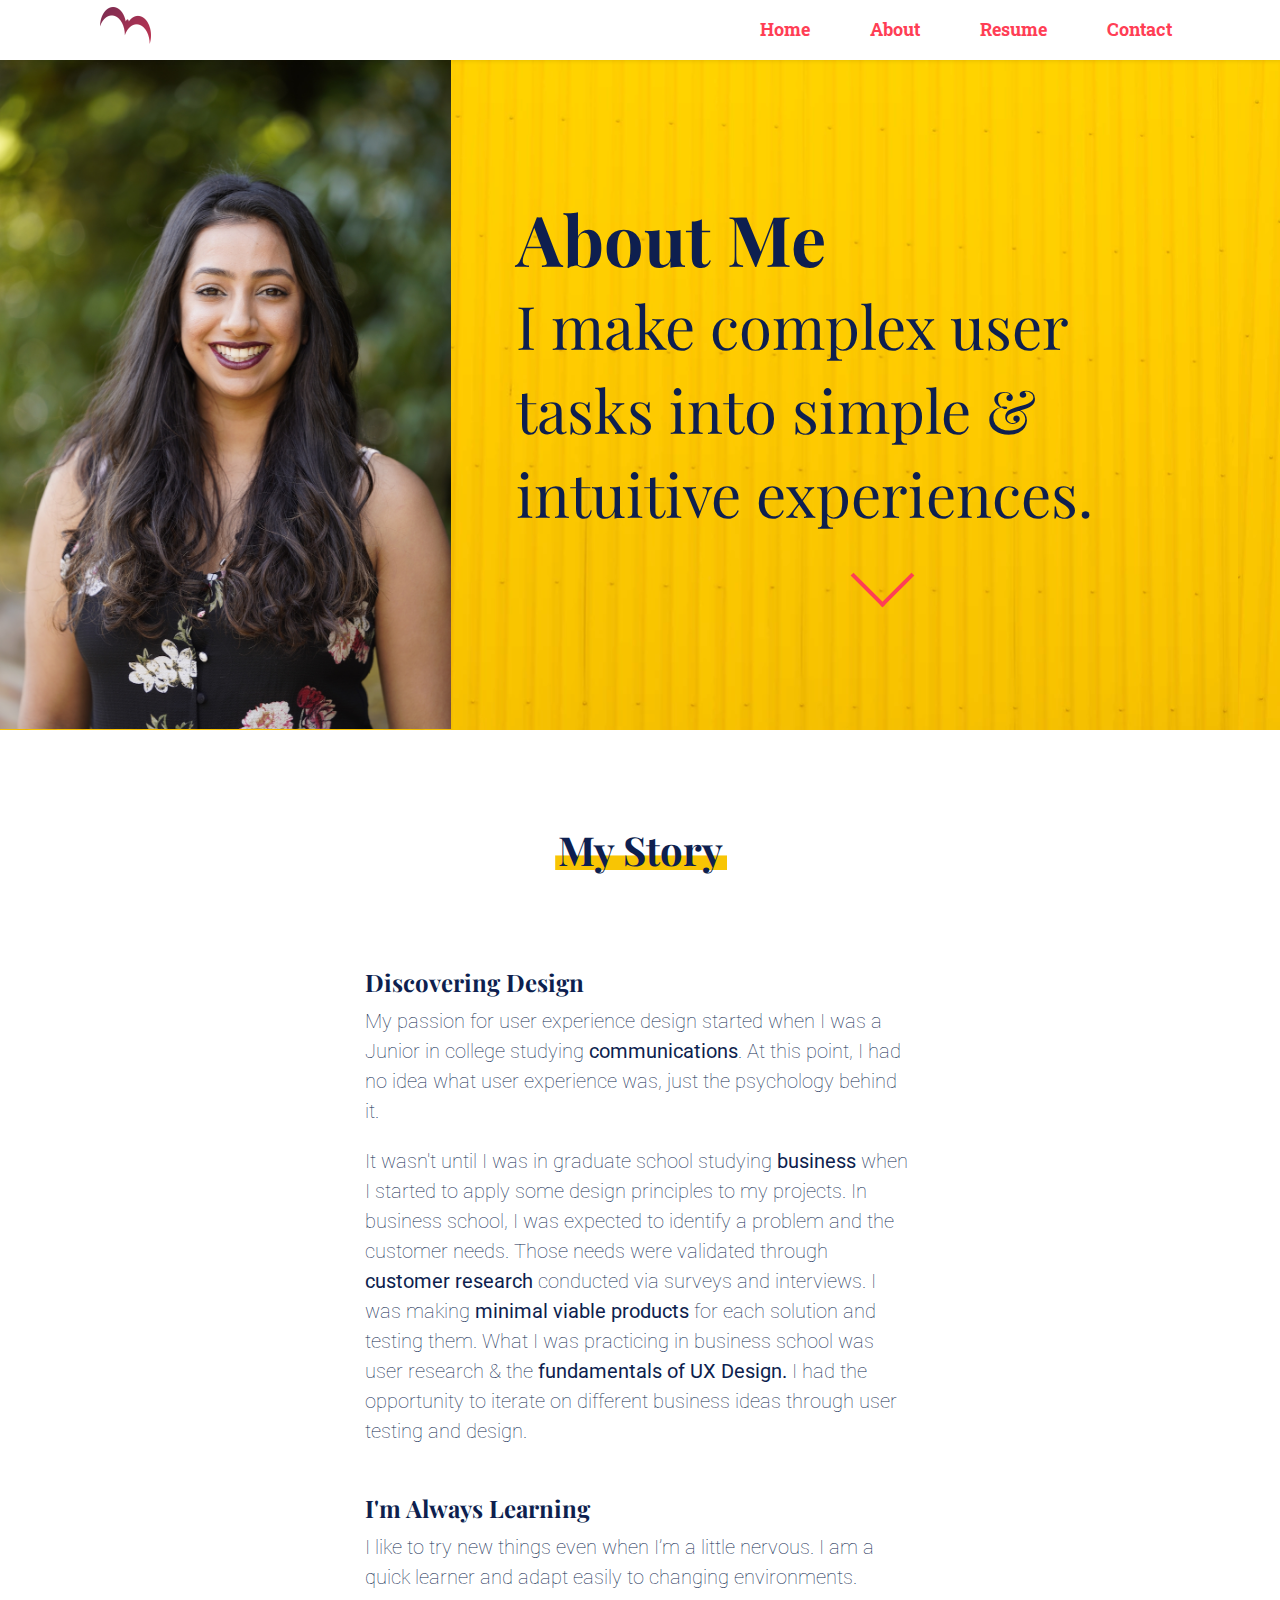
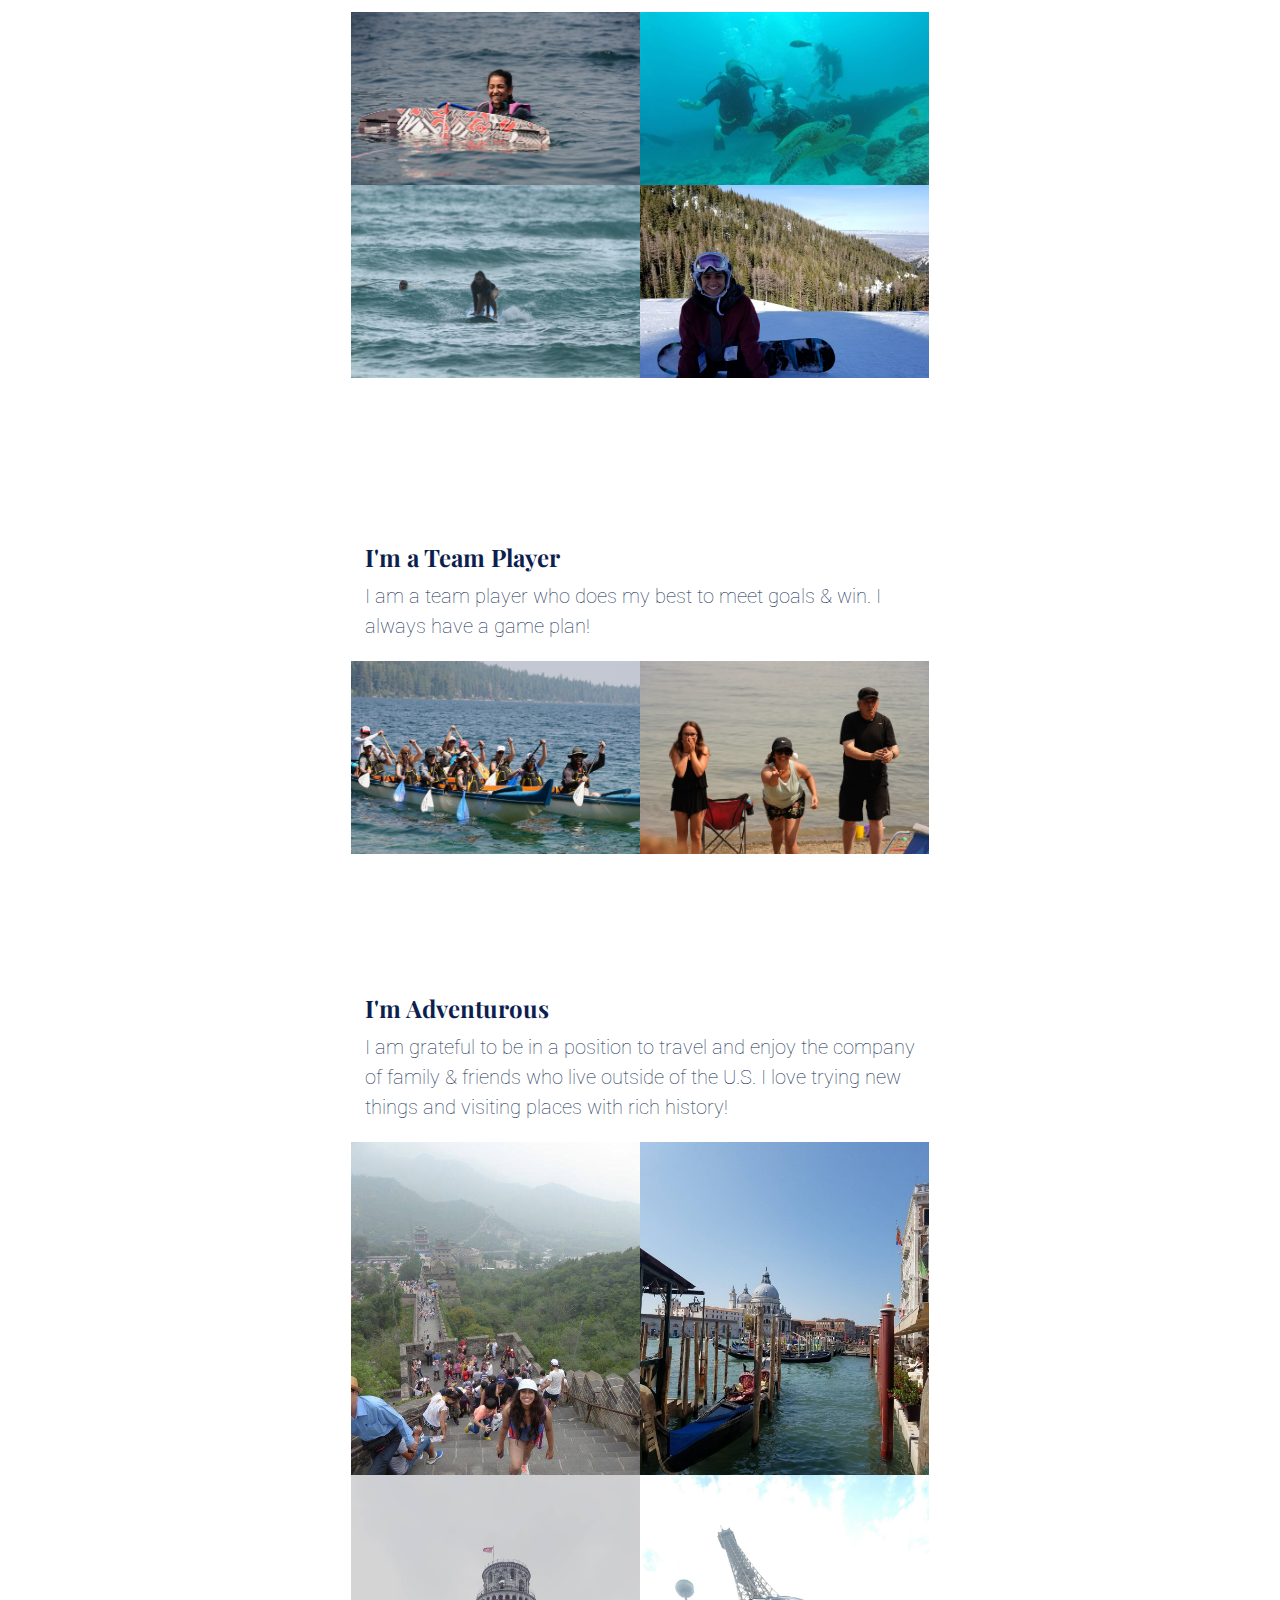
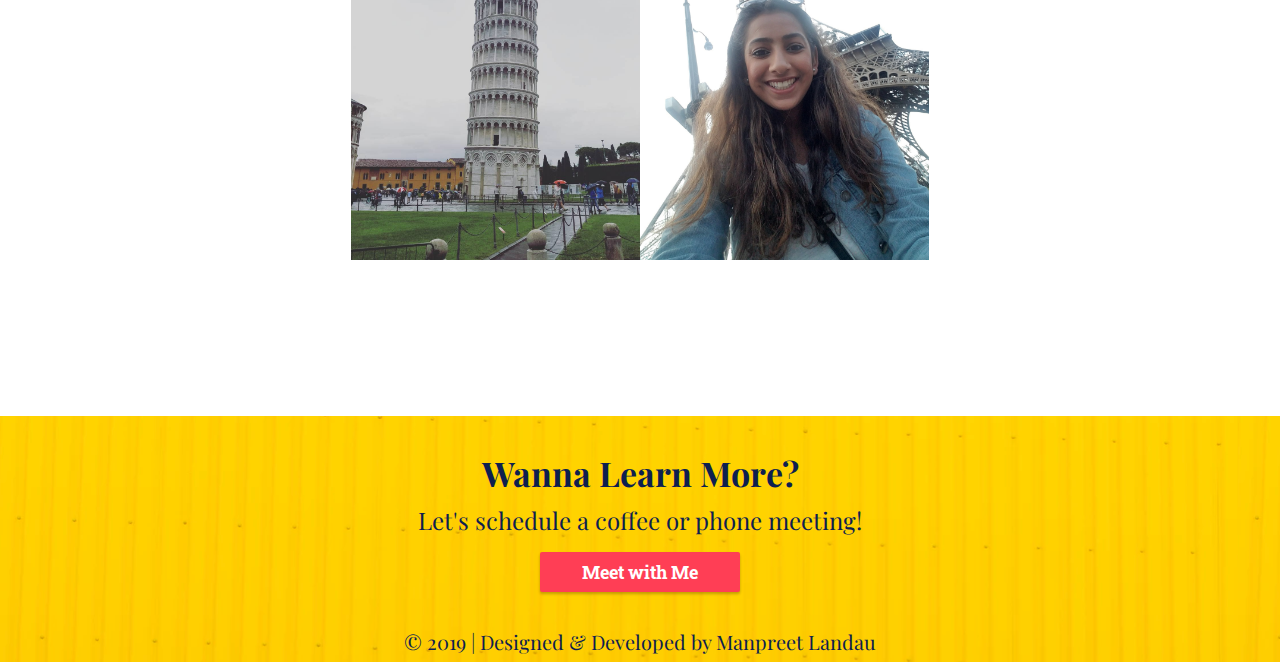
<file: about.html>
<!DOCTYPE html>
<html lang="en" dir="ltr">

<head>
  <meta charset="utf-8">
  <meta name="viewport" content="width=device-width, initial-scale=1.0">
  <link rel="stylesheet" type="text/css" href="styles/reset.css">
  <link rel="stylesheet" type="text/css" href="styles/hamburger-menu.css">
  <link rel="stylesheet" type="text/css" href="styles/about.css">
  <link rel="stylesheet" type="text/css" href="styles/scroll.css">
  <link href="https://fonts.googleapis.com/css?family=Playfair+Display:400,400i,700,700i,900,900i&display=swap" rel="stylesheet">
  <link href="https://fonts.googleapis.com/css?family=Roboto+Slab&display=swap" rel="stylesheet">
  <link href="https://fonts.googleapis.com/css?family=Roboto:100,300,400,500,700,900&display=swap" rel="stylesheet">
  <link rel="stylesheet" href="https://use.fontawesome.com/releases/v5.8.2/css/all.css" integrity="sha384-oS3vJWv+0UjzBfQzYUhtDYW+Pj2yciDJxpsK1OYPAYjqT085Qq/1cq5FLXAZQ7Ay" crossorigin="anonymous">
  <title>Portfolio | About</title>
</head>

<body>

  <!-- Hamburger Meu -->

  <div class="container">
    <header class="header">
      <section class="logo">
        <a href="index.html"><img src="images/Manpreet-Bird-Logo.png" class" alt="Logo"></a>
      </section>
      <input class="menu-btn" type="checkbox" id="menu-btn" />
      <label class="menu-icon" for="menu-btn"><span class="navicon"></span></label>
      <ul class="menu">
        <li><a href="index.html">Home</a></li>
        <li><a href="about.html">About</a></li>
        <li><a href="https://drive.google.com/file/d/1jG1cRqmeInoJ8gJnxBCPZz5Xgf8ScHdk/view?usp=sharing" target="_blank">Resume</a></li>
        <li><a href="contact.html">Contact</a></li>
      </ul>
    </header>

    <!-- Hero Section with text-->

    <section class="about">
      <div class="about-image">
        <img src="images/about-image-copy.jpg" alt="Manpreet Profile Image">
      </div>
      <article class="about-text">
        <h1>About Me</h1>
        <p class="about-summary"> I make complex user tasks into simple & intuitive experiences.</p>
        <div class="scroll">
          <a href="#story" class="scroll-down" address="true"></a>
        </div>
      </article>
    </section>
    <!-- My Story Section-->
    <div id="story">
      <section class="my-story">
        <div class="about-title">
          <h2>My Story</h2>
        </div>
    </div>
    <div class="design-article">
      <article class="discovering-design">
        <h3>Discovering Design</h3>
        <p class="discovering-design-text">My passion for user experience design started when I was a Junior in college studying <b>communications</b>.
          At this point, I had no idea what
          user
          experience was, just the psychology behind it.</p>
        <p class="discovering-design-text">It wasn't until I was in graduate school studying <b>business</b> when I started to apply some design principles to my projects. In business school, I was expected to identify a problem and the customer
          needs.
          Those needs were validated through <b>customer research</b> conducted via surveys and interviews. I was making <b>minimal viable products</b> for each solution and testing them. What I was practicing in business school was user research &
          the <b>fundamentals of UX Design.</b>
          I
          had the opportunity to iterate on different business ideas through user testing and design.</p>
      </article>
      <!--<article class="design-motivation">
        <h3>My Motivation to Design</h3>

        <p class="design-motivation-text">My dad lives in <b>Punjab</b>, a rural agricultural region in India. I visited him for the first time this year since his deportation in 2009. It was an <b>emotional
            reunion</b>
          but
          without his smartphone, he wouldn't have been able to keep in touch all these years. 2 years ago, my dad purchased a smartphone. I saw my dad for the first time(over a WhatsApp call) in 2017 (8 years later). <b>I was amazed</b> at
          how
          easily my dad, who hasn't used a computer was able to figure out how to download <b>WhatsApp</b> and use it to call his family.</p>
        <p class="design-motivation-text"><b>Design</b> is important to me because it has impacted me directly. Seeing my parents use it to <b>communicate</b> with their family is such a happy and emotional experience. I deeply understand how people
          all
          over the
          world meet their needs through different technologies, social platforms, and applications. Having a <b>smooth user experience</b> makes it so much better for users. Understanding their needs is super important and <b>valuable</b> for the
          product
          offering. UX is important.</p> -->
      </article>
    <!--</div>
    <div class="second-part">
      <div class="meeting-dad">
        <img src="images/GoldenTemple.jpg" class="golden-temple" alt="Group photo at The Golden Temple in Punjab, India">
        <p class="image-text">Photo with my brother and dad taken at the Golden Temple in Punjab, India.</p>
      </div>

    </div> -->
    </section>

    <section class="avid-learner">
      <div class="avid-learner-intro">
        <h3>I'm Always Learning</h3>
        <p class="avid-learner-text">I like to try new things even when I’m a little nervous. I am a quick learner and adapt easily to changing environments.</p>
      </div>
      <div class="learner-pics">
        <div class="wakeboarding">
          <img src="images/WakeBoarding.jpg" alt="Manpreet wake boarding in Lake Tahoe">
        </div>
        <div class="scuba">
          <img src="images/scuba-dive.jpg" alt="Manpreet scuba diving in Hawaii">
        </div>
        <div class="surf">
          <img src="images/surf.JPG" alt="Manpreet surfing in Hawaii">
        </div>
        <div class="snowboard">
          <img src="images/snowboard.jpg" alt="Manpreet snowbaording at Mission Ridge in Wenatchee, Washington">
        </div>
      </div>
    </section>
    <section class="team-player">
      <div class="team-player-intro">
        <h3>I'm a Team Player</h3>
        <p class="team-player-text">I am a team player who does my best to meet goals & win. I always have a game plan!</p>
      </div>
      <div class="team-pics">
        <div class="manpreet-boat">
          <img src="images/boat.jpg" alt="Manpreet rowing boat">
        </div>
        <div class="manpreet-eggtoss">
          <img src="images/eggtoss.jpg" alt="Manpreet competing in egg toss competition">
        </div>
      </div>
    </section>
    <section class="adventure">
      <div class="adventure-intro">
        <h3>I'm Adventurous</h3>
        <p class="adventure-text">I am grateful to be in a position to travel and enjoy the company of family & friends who live outside of the U.S. I love trying new things and visiting places with rich history!</p>
      </div>
      <div class="adventure-images">
        <div class="china-image">
          <img src="images/china.jpg" alt="Manpreet at the Great Wall of China">
        </div>

        <div class="venice-image">
          <img src="images/venice.jpg" alt="Picture of Venice">
        </div>
        <div class="pisa-image">
          <img src="images/Italy.jpg" alt="Leaning Tower of Pisa">
        </div>
        <div class="paris-image">
          <img src="images/paris.jpg" alt="Manpreet in front of Eiffel Tower">
        </div>
      </div>
    </section>

    <!-- Footer with social links & schedule a meeting button-->
    <div class="footer">
      <footer>
        <section class="footer-text">
          <p class="footer-title">Wanna Learn More?</p>
          <p class="footer-body">Let's schedule a coffee or phone meeting!</p>
          <button onclick="window.open('https://calendly.com/mriar', '_blank')" class="meet-me">Meet with Me</button>
        </section>
        <ul class="icons">
          <li>
            <a href="https://www.linkedin.com/in/manpreetlandau/" target="_blank"><i class="fab fa-linkedin"></i>
            </a>
          </li>
          <li>
            <a href="https://github.com/mriar" target="_blank"><i class="fab fa-github-square"></i>
            </a>
          </li>
          <li>
            <a href="https://www.behance.net/mriar" target="_blank"><i class="fab fa-behance-square"></i>
            </a>
          </li>
          <li>
            <a href="mailto:mriar@live.com"><i class="fas fa-envelope"></i>
            </a>
          </li>
          <li>
            <a href="https://www.instagram.com/m_riar/" target="_blank"><i class="fab fa-instagram"></i>
            </a>
          </li>
        </ul>
        <h6>© 2019 | Designed & Developed by Manpreet Landau</h6>
      </footer>
    </div>
  </div>
  <script src="https://ajax.googleapis.com/ajax/libs/jquery/2.2.0/jquery.min.js" type="text/javascript"></script>
  <!-- Global site tag (gtag.js) - Google Analytics -->
  <script async src="https://www.googletagmanager.com/gtag/js?id=UA-102618341-2"></script>
  <script>
    window.dataLayer = window.dataLayer || [];

    function gtag() {
      dataLayer.push(arguments);
    }
    gtag('js', new Date());

    gtag('config', 'UA-102618341-2');
  </script>

</body>

</html>
</file>
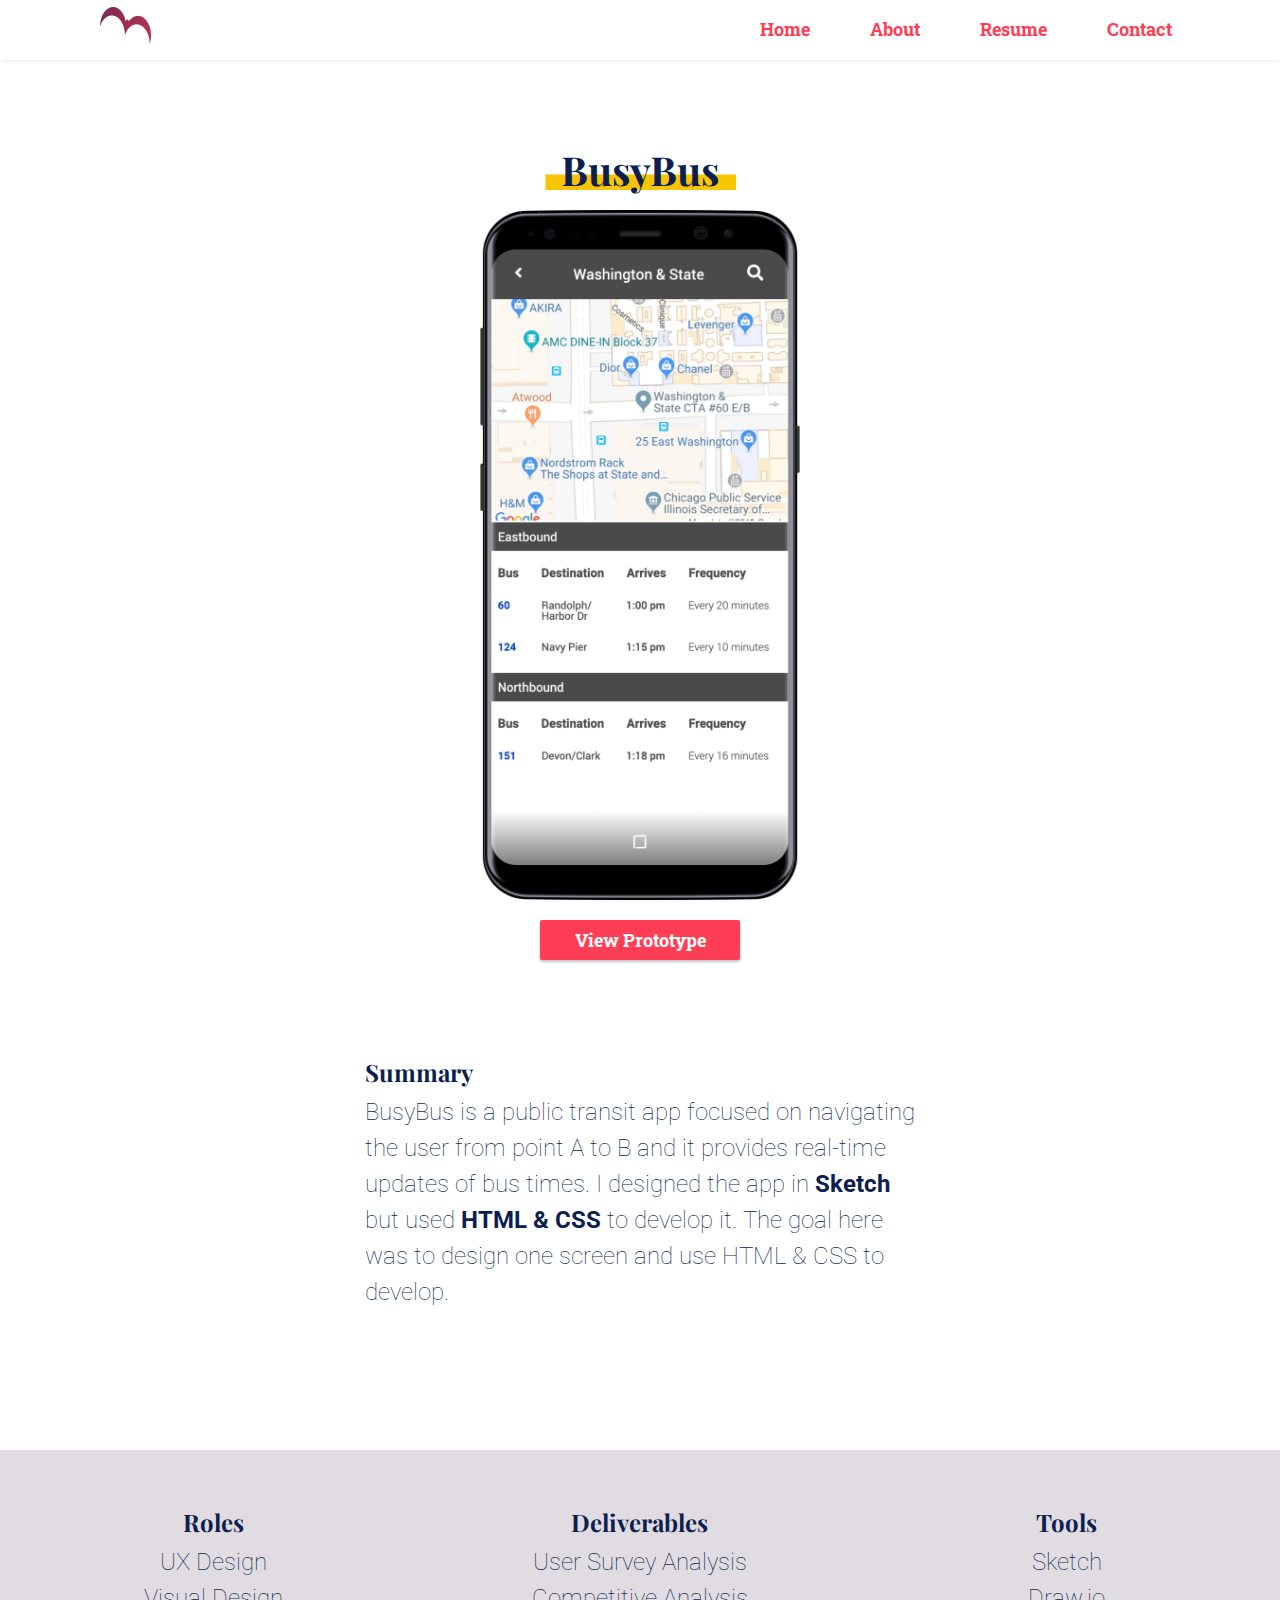
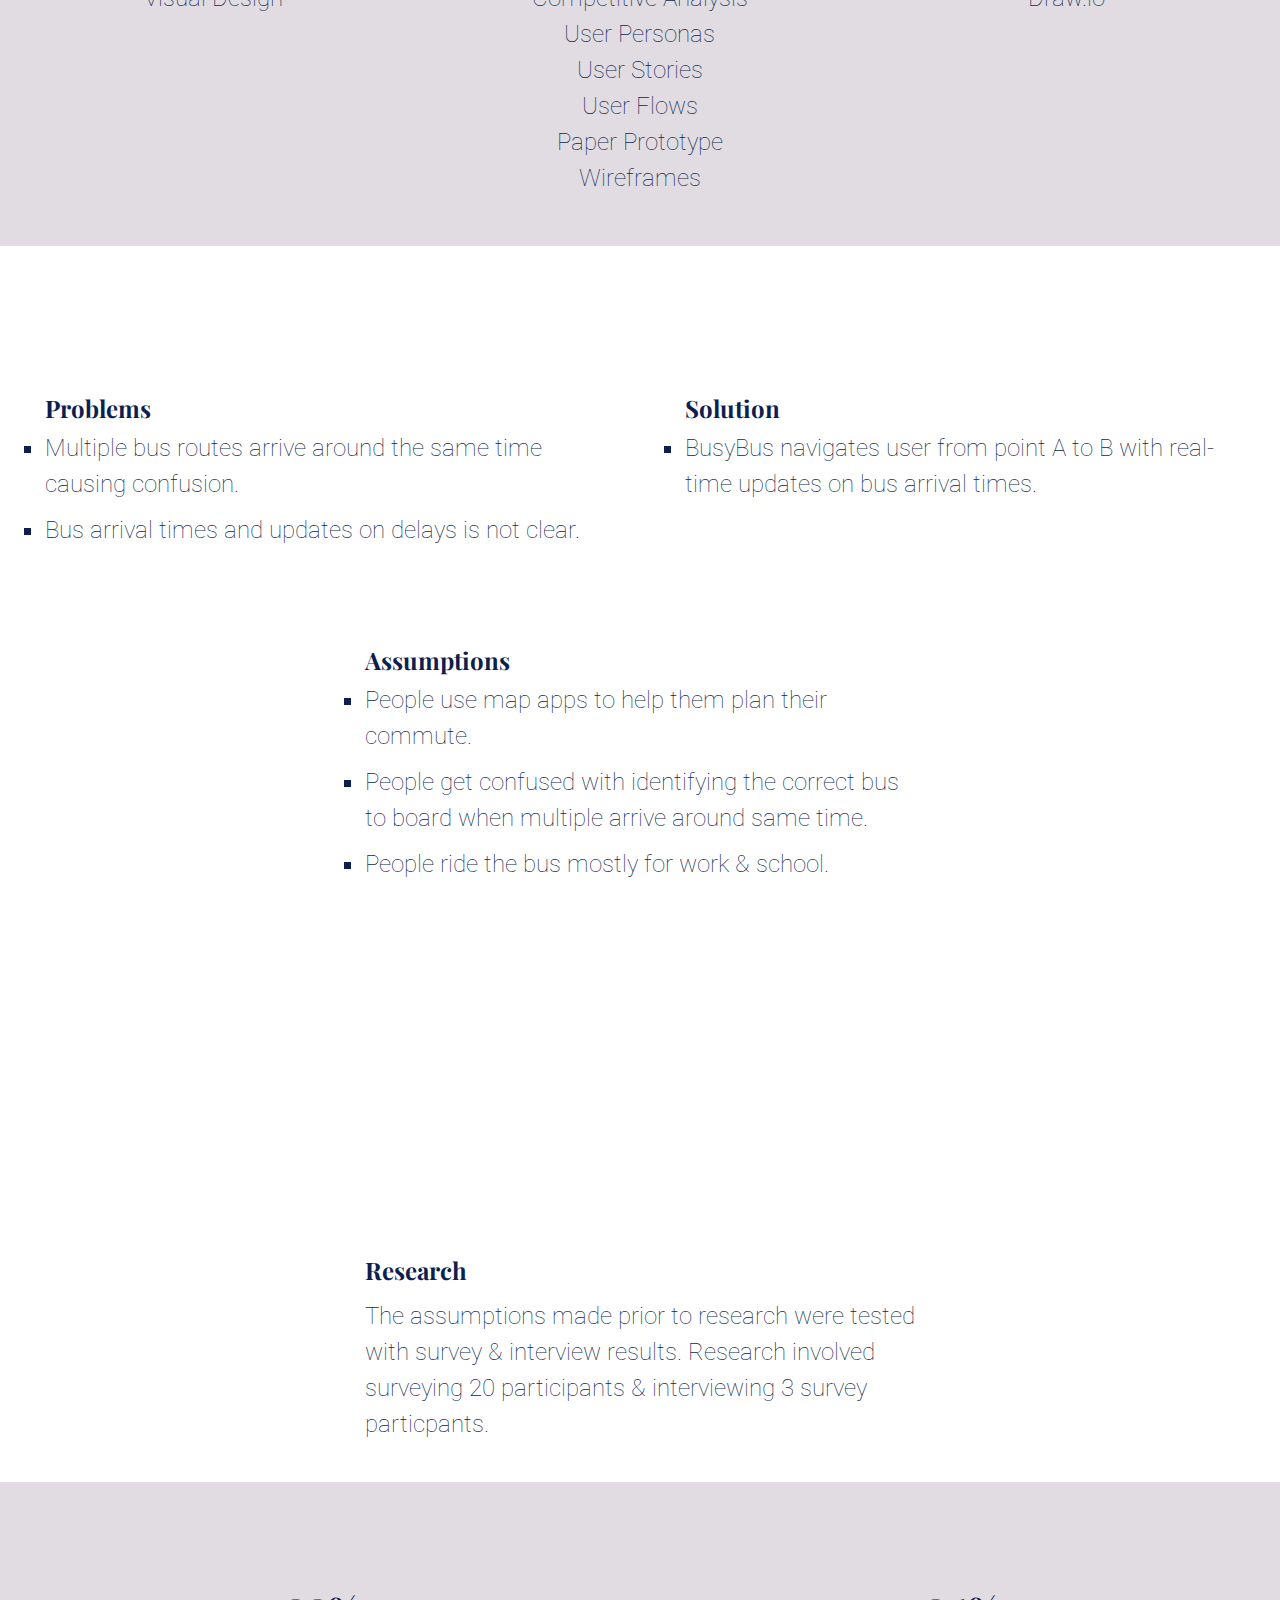
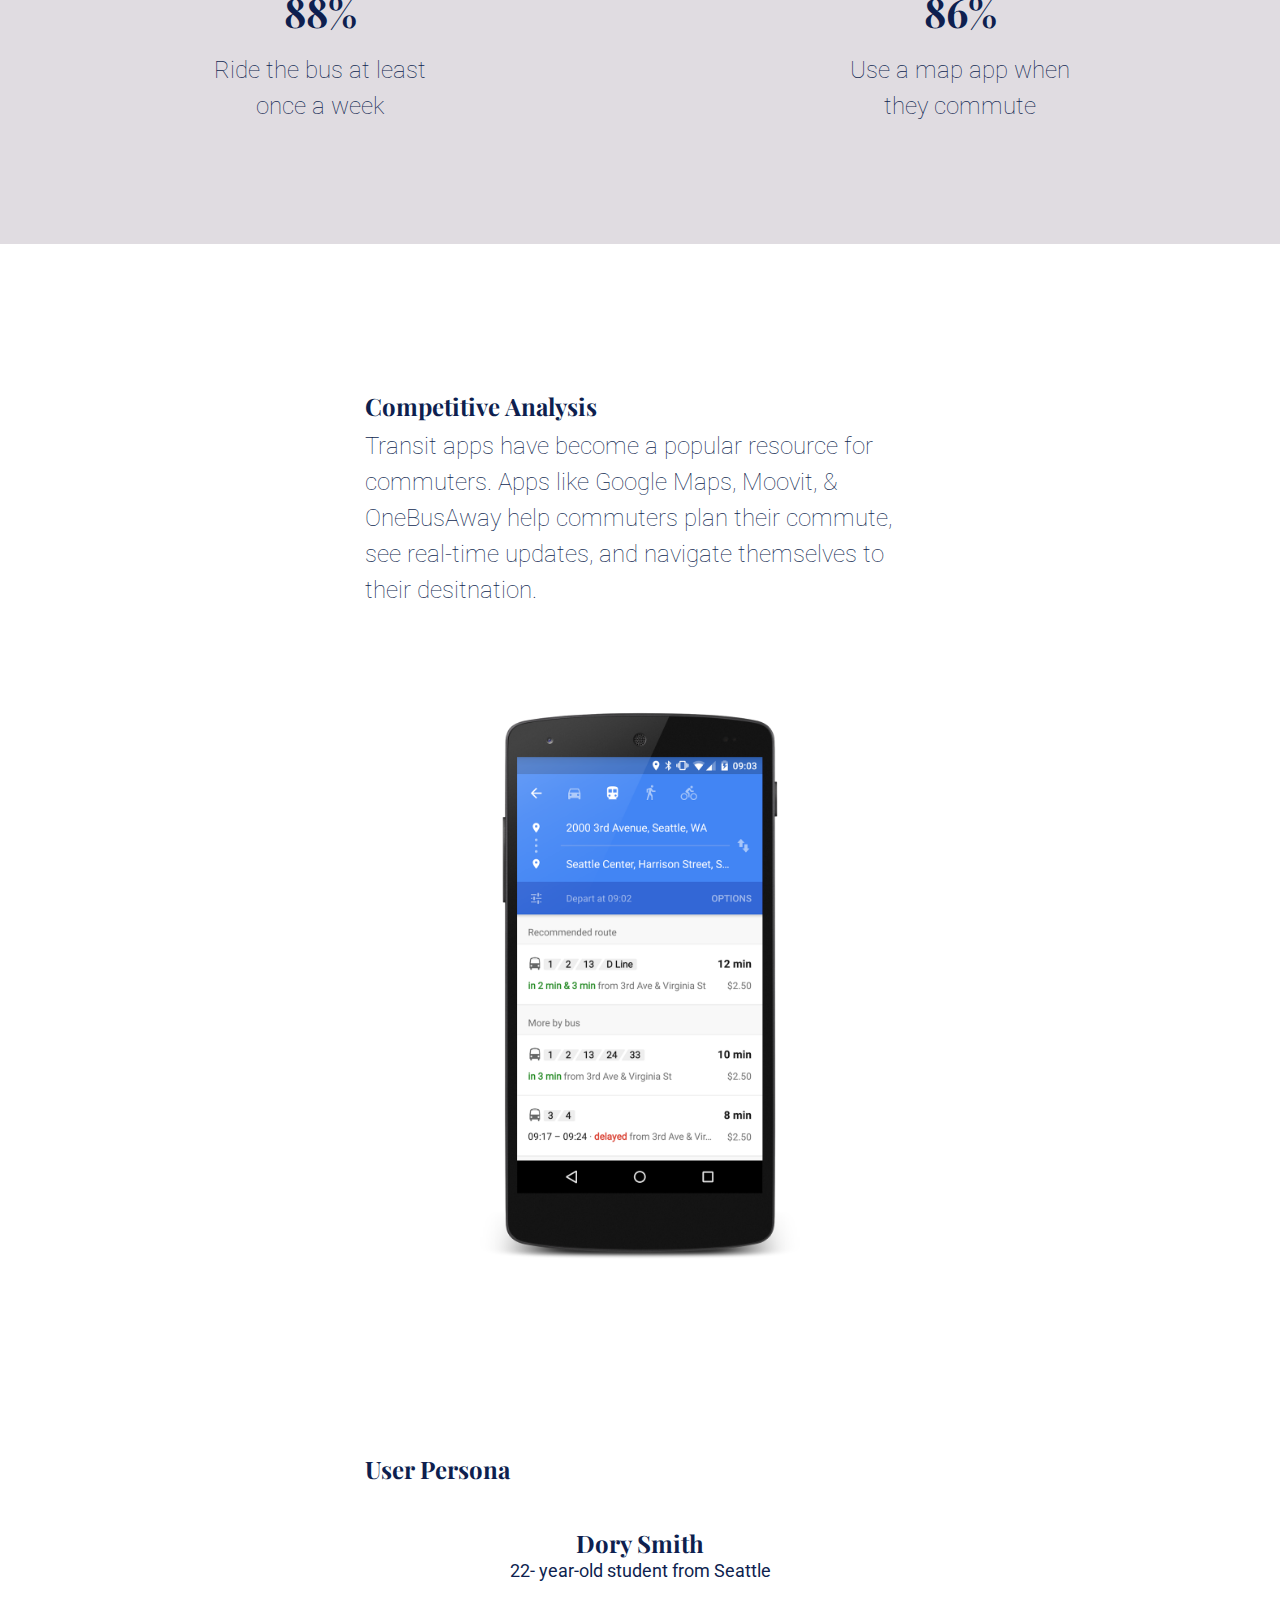
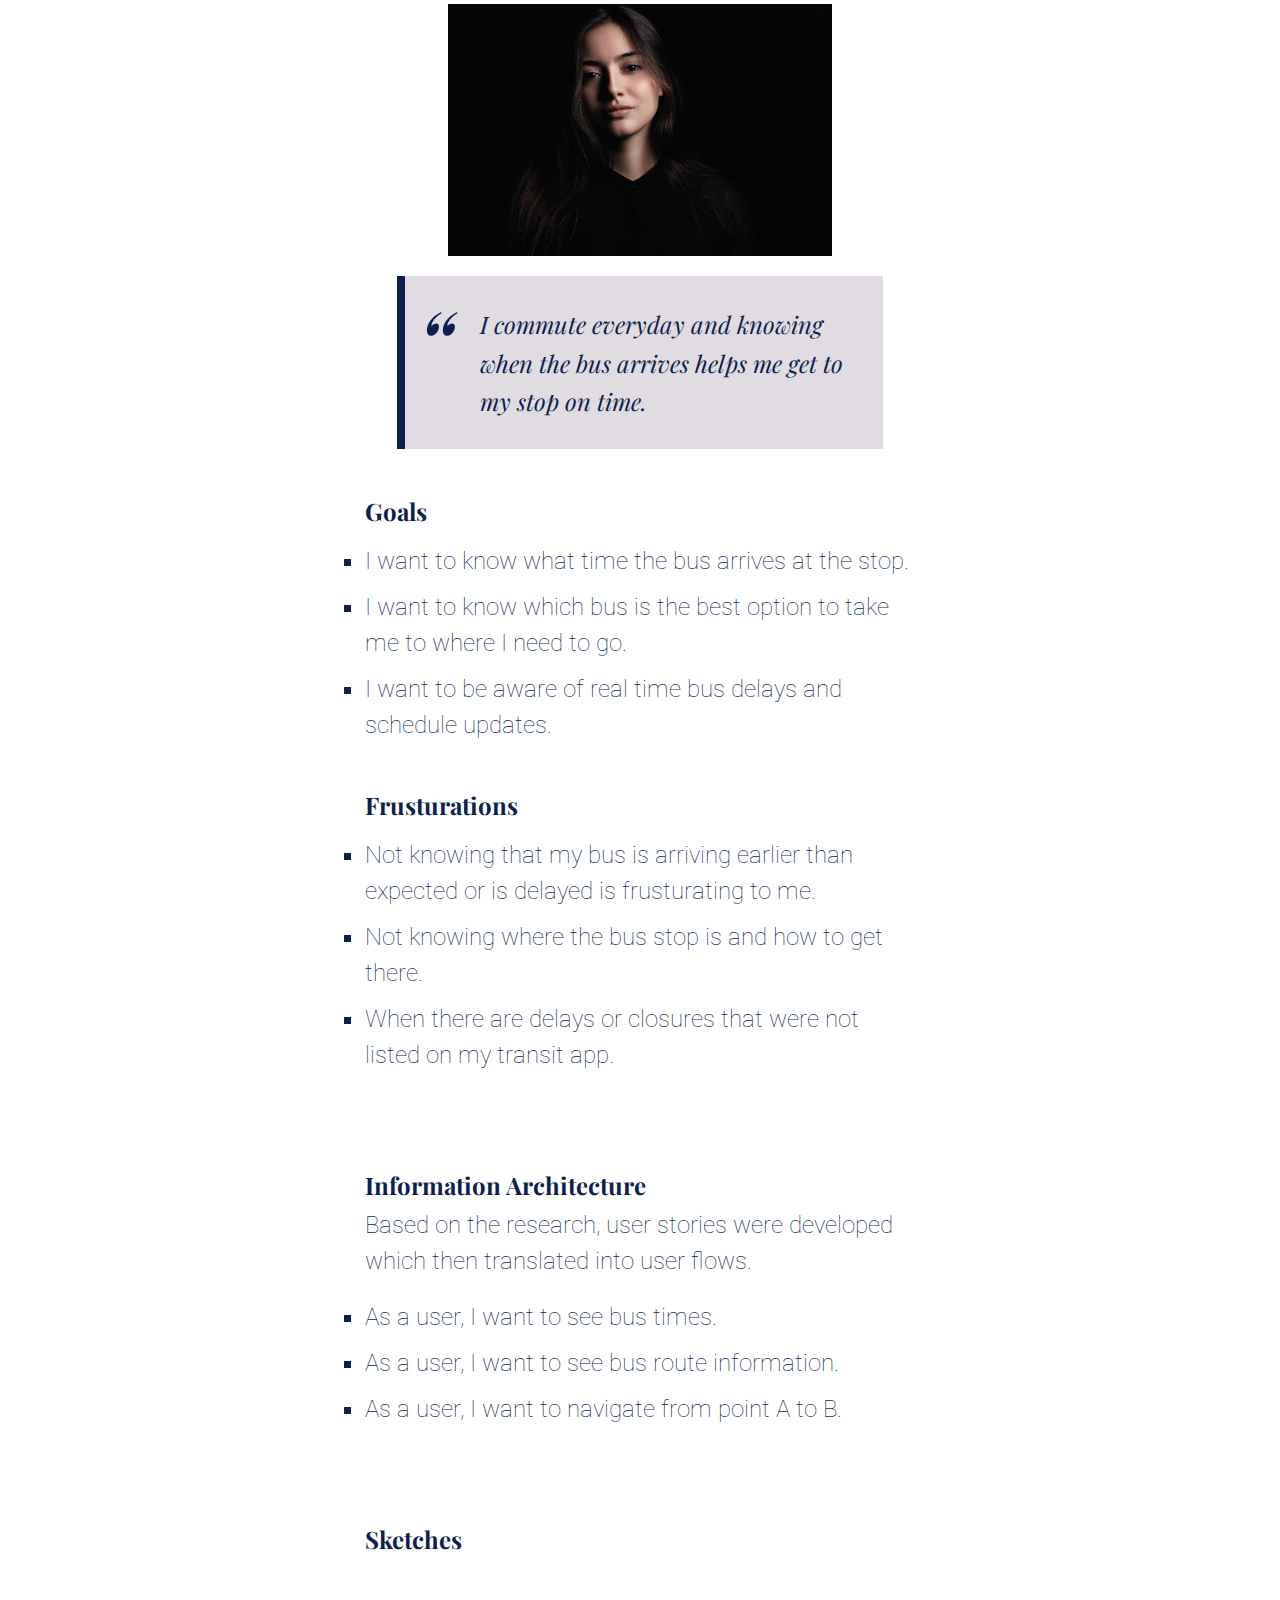
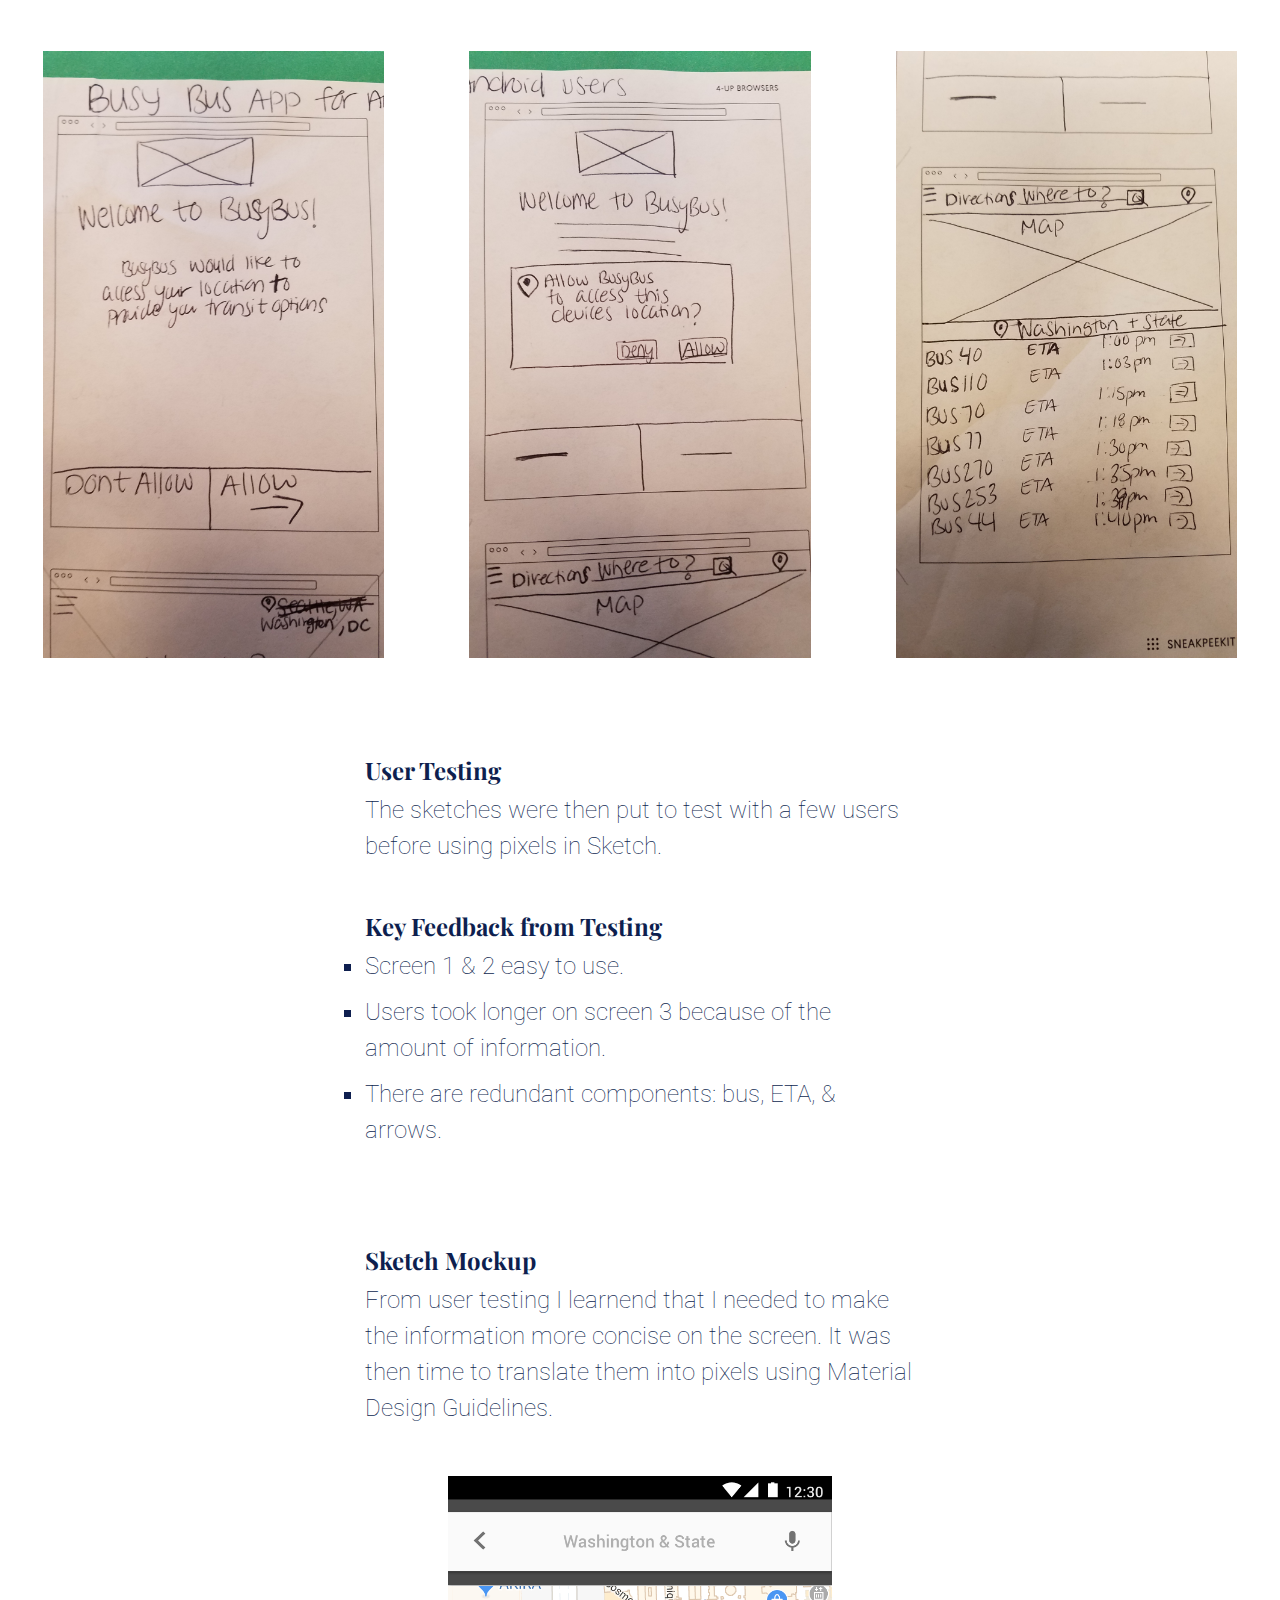
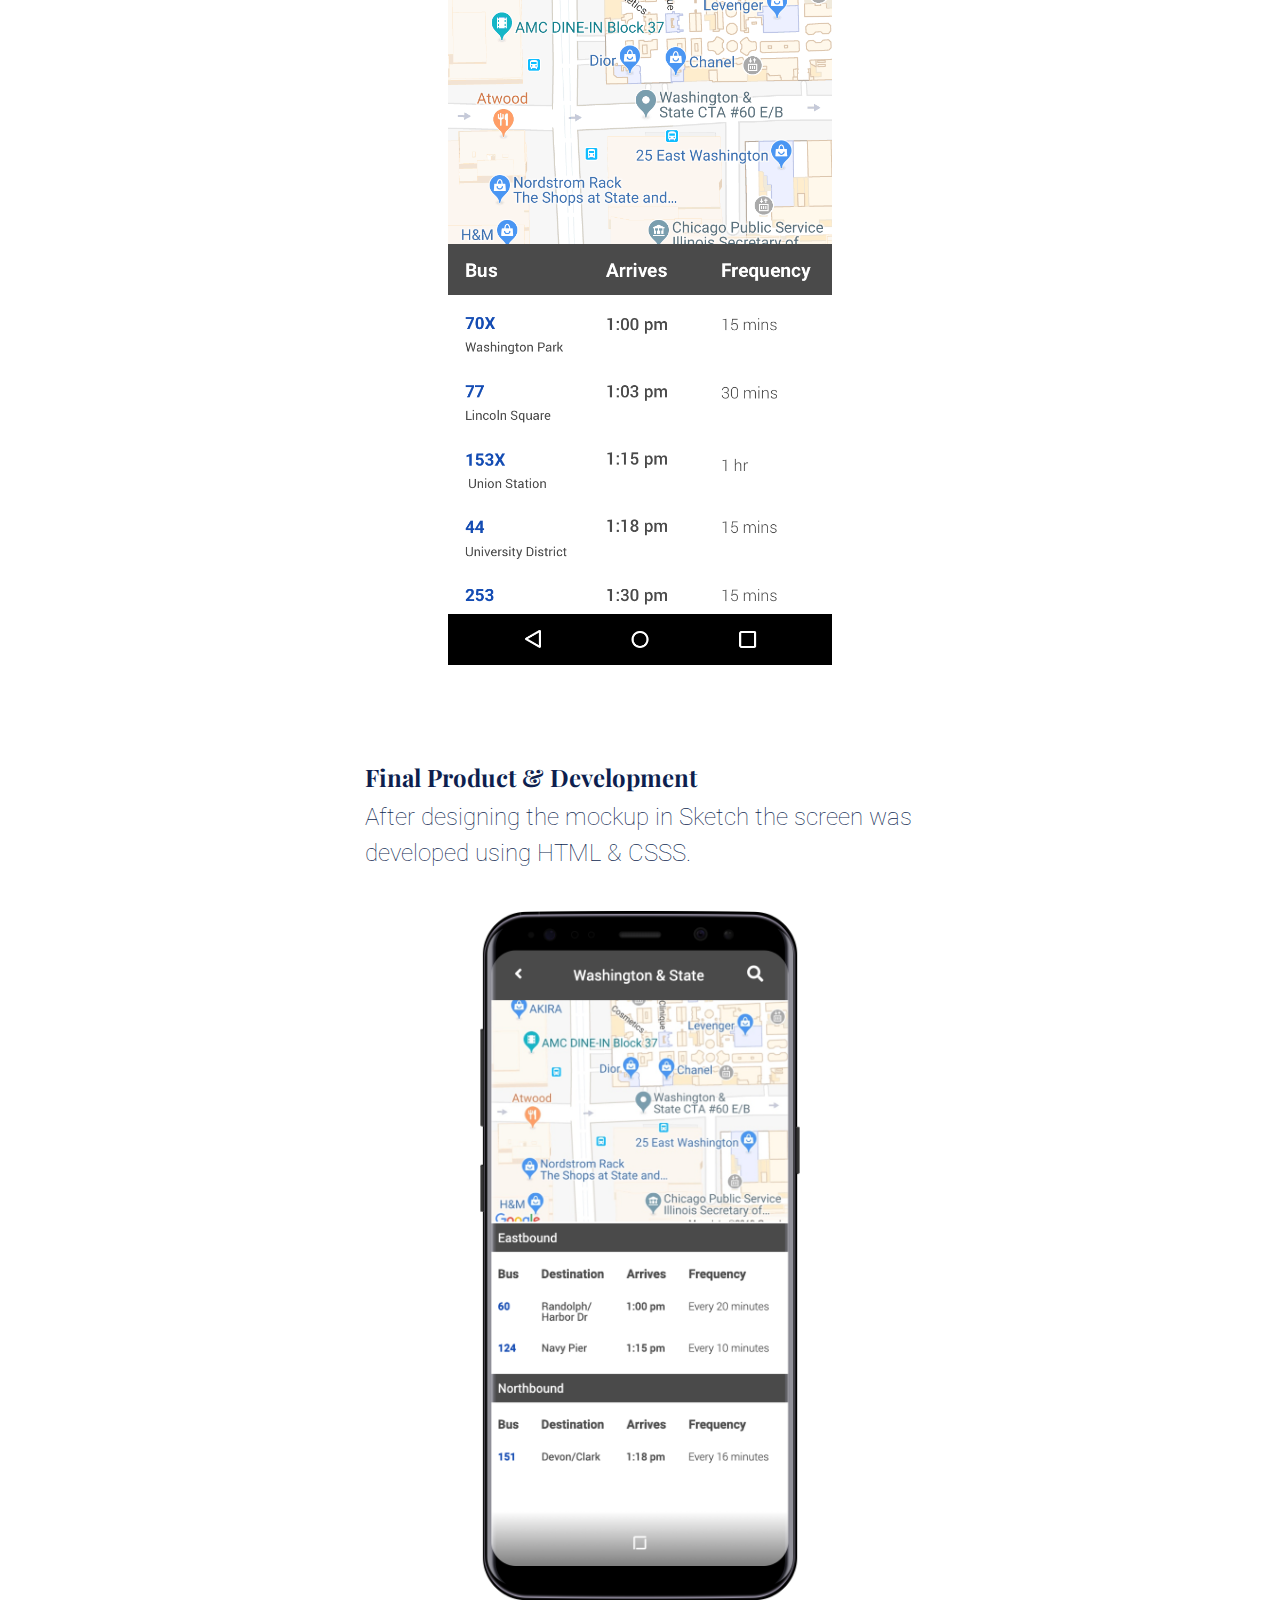
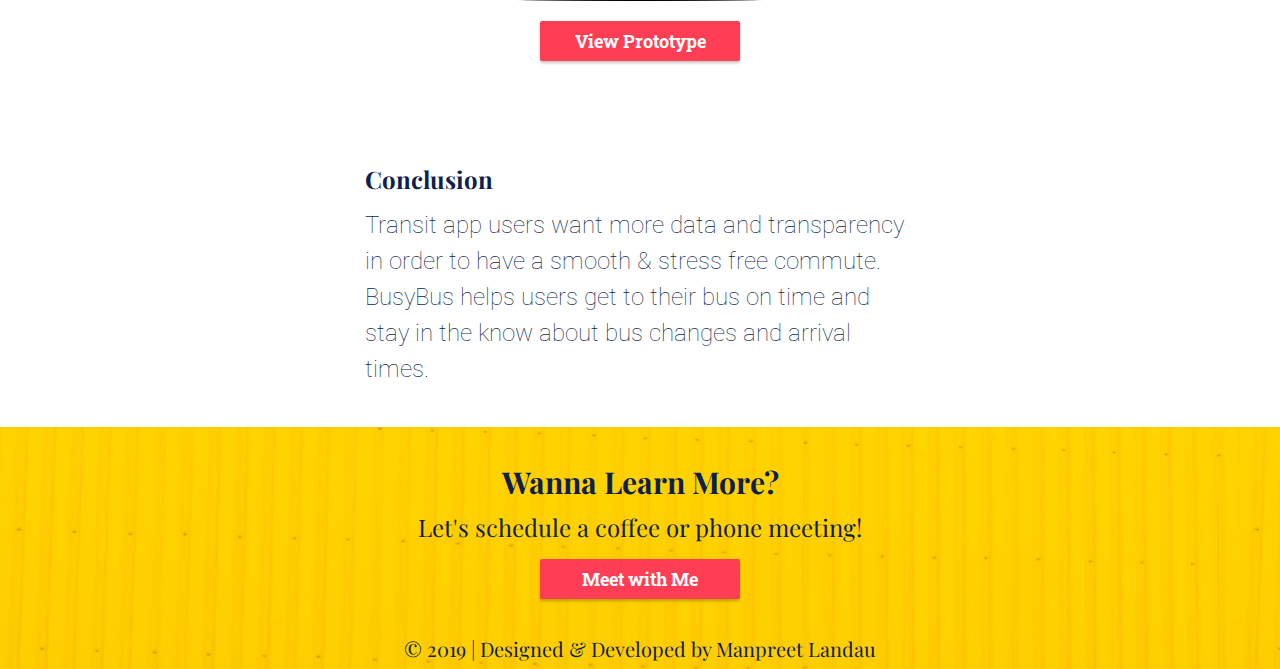
<file: busybus.html>
<!DOCTYPE html>
<html lang="en" dir="ltr">

<head>
  <meta charset="utf-8">
  <meta name="viewport" content="width=device-width, initial-scale=1.0, user-scalable=no">
  <link rel="stylesheet" type="text/css" href="styles/reset.css">
  <link rel="stylesheet" type="text/css" href="styles/hamburger-menu.css">
  <link rel="stylesheet" type="text/css" href="https://cdnjs.cloudflare.com/ajax/libs/animate.css/3.5.2/animate.css">
  <link rel="stylesheet" type="text/css" href="styles/busybus.css">
  <link href="https://fonts.googleapis.com/css?family=Playfair+Display:400,400i,700,700i,900,900i&display=swap" rel="stylesheet">
  <link href="https://fonts.googleapis.com/css?family=Roboto+Slab&display=swap" rel="stylesheet">
  <link href="https://fonts.googleapis.com/css?family=Roboto:100,300,400,500,700,900&display=swap" rel="stylesheet">
  <link href="https://fonts.googleapis.com/css?family=Karla:400,700&display=swap" rel="stylesheet">
  <link rel="stylesheet" href="https://use.fontawesome.com/releases/v5.8.2/css/all.css" integrity="sha384-oS3vJWv+0UjzBfQzYUhtDYW+Pj2yciDJxpsK1OYPAYjqT085Qq/1cq5FLXAZQ7Ay" crossorigin="anonymous">
  <title>Portfolio | BusyBus Case Study</title>
</head>

<body>

  <!-- Hamburger Menu -->
  <header class="header">
    <section class="logo">
      <a href="index.html"><img src="images/Manpreet-Bird-Logo.png" class" alt="Logo"></a>
    </section>
    <input class="menu-btn" type="checkbox" id="menu-btn" />
    <label class="menu-icon" for="menu-btn"><span class="navicon"></span></label>
    <ul class="menu">
      <li><a href="index.html">Home</a></li>
      <li><a href="about.html">About</a></li>
      <li><a href="https://drive.google.com/file/d/1jG1cRqmeInoJ8gJnxBCPZz5Xgf8ScHdk/view?usp=sharing" target="_blank">Resume</a></li>
      <li><a href="contact.html">Contact</a></li>
    </ul>
  </header>

  <!-- Case study starts here-->

  <section class="project-intro">
    <div class="title">
      <h1>BusyBus</h1>
    </div>
    <article class="project">
      <div class="cloudful-prototype">
        <img src="images/busybus.png" class="busybus animated slideInLeft" alt="CloudFul Project Prototype Image">
        <button onclick="window.open('https://manpreetriar.com/BusyBusApp/','_blank');" class="view-prototype" name="button">View Prototype</button>
      </div>
    </article>
    <article class="project-summary">
      <h2 class="summary-title">Summary</h2>
      <p class="summary-text">BusyBus is a public transit app focused on navigating the user from point A to B and it provides real-time updates of bus times. I designed the app in <b>Sketch</b> but used <b>HTML & CSS</b> to develop it. The goal here
        was to design one screen and use HTML & CSS to develop.</p>
    </article>
    <article class="specs">
      <div class="project-details-column1">
        <p class="specs-text">Roles</p>
        <ul class="list-items">
          <li class="item-text">
            <p>UX Design</p>
          </li>
          <li class="item-text">
            <p>Visual Design</p>
          </li>
        </ul>
      </div>
      <div class="project-details-column2">
        <p class="specs-text">Deliverables</p>
        <ul class="list-items">
          <li class="item-text">
            <p>User Survey Analysis</p>
          </li>
          <li class="item-text">
            <p>Competitive Analysis</p>
          </li>
          <li class="item-text">
            <p>User Personas</p>
          </li>
          <li class="item-text">
            <p>User Stories</p>
          </li>
          <li class="item-text">
            <p>User Flows</p>
          </li>
          <li class="item-text">
            <p>Paper Prototype</p>
          </li>
          <li class="item-text">
            <p>Wireframes</p>
          </li>
        </ul>
      </div>
      <div class="project-details-column3">
        <p class="specs-text">Tools</p>
        <ul class="list-items">
          <li class="item-text">
            <p>Sketch</p>
          </li>
          <li class="item-text">
            <p>Draw.io</p>
          </li>
        </ul>
      </div>
    </article>
    <div class="problems-solution-assumptions">
      <article class="problems">
        <h2>Problems</h2>
        <ul class="list-problems">
          <li class="dashed-list">
            <p>Multiple bus routes arrive around the same time causing confusion.</p>
          </li>
          <li class="dashed-list">
            <p>Bus arrival times and updates on delays is not clear.</p>
          </li>
        </ul>
      </article>
      <article class="solution">
        <h2>Solution</h2>
        <ul class="list-solution">
          <li class="dashed-list">
            <p>BusyBus navigates user from point A to B with real-time updates on bus arrival times.</p>
          </li>
        </ul>
      </article>
    </div>
    <article class="assumptions">
      <h2>Assumptions</h2>
      <ul class="list-assumptions">
        <li class="dashed-list">
          <p>People use map apps to help them plan their commute.</p>
        </li>
        <li class="dashed-list">
          <p>People get confused with identifying the correct bus to board when multiple arrive around same time.</p>
        </li>
        <li class="dashed-list">
          <p>People ride the bus mostly for work & school.</p>
        </li>
      </ul>
    </article>
  </section>

  <!-- Design process starts here-->
  <div class="scroll-animations">
    <div class="animated">
      <p class="process">The Design Process</P>
    </div>
  </div>
  <!-- Research includes survey insights,competitve analysis, and user personas.-->

  <section class="research">
    <div class="survey-intro-text">
      <h2>Research</h2>
      <p class="survey-intro-text">
        The assumptions made prior to research were tested with survey & interview results. Research involved surveying 20 participants & interviewing 3 survey particpants.<p>
    </div>
    <div class="survey-section">
      <div class="survey-section1">
        <h3 class="percentages">88%</h3>
        <p class="survey-text">Ride the bus at least once a week</p>
      </div>
      <div class="survey2">
        <h3 class="percentages">86%</h3>
        <p class="survey-text">Use a map app when they commute</p>
      </div>
    </div>
  </section>
  <article class="competitive-analysis">
    <h2>Competitive Analysis</h2>
    <p class="analysis-text">Transit apps have become a popular resource for commuters. Apps like Google Maps, Moovit, & OneBusAway help commuters plan their commute, see real-time updates, and navigate themselves to their desitnation.</p>
    <img src="images/googlemaps.png" class="google-dropbox" alt="Image of Google & Dropbox dashboard screen">
  </article>

  <div class="persona-heading">
    <h2>User Persona</h2>
    <p class="persona-paratext"> </p>
  </div>
  <div class="personas">
    <article class="user-persona1">
      <h5>Dory Smith</h5>
      <p class="persona-text">22- year-old student from Seattle </p>
      <img src="images/dory.jpg" class="male-persona" alt="Image of a male persona">
      <blockquote>
        I commute everyday and knowing when the bus arrives helps me get to my stop on time.
      </blockquote>
      <h4 class="persona-title">Goals</h4>
      <ul class="personas">
        <li class="dashed-list">I want to know what time the bus arrives at the stop.</li>
        <li class="dashed-list">I want to know which bus is the best option to take me to where I need to go.</li>
        <li class="dashed-list">I want to be aware of real time bus delays and schedule updates.</li>
      </ul>
      <h4 class="persona-title">Frusturations</h4>
      <ul class="personas">
        <li class="dashed-list">Not knowing that my bus is arriving earlier than expected or is delayed is frusturating to me.</li>
        <li class="dashed-list">Not knowing where the bus stop is and how to get there.</li>
        <li class="dashed-list">When there are delays or closures that were not listed on my transit app.</li>
      </ul>
    </article>

    <!-- Information Architecture starts here-->
    <section class="information-architecture">
      <article class="user-stories-flows">
        <h2>Information Architecture</h2>
        <p class="user-stories-text">Based on the research, user stories were developed which then translated into user flows.</p>
        <ul>
          <li class="dashed-list">As a user, I want to see bus times.</li>
          <li class="dashed-list">As a user, I want to see bus route information.</li>
          <li class="dashed-list">As a user, I want to navigate from point A to B.</li>
        </ul>
      </article>
      <article class="sketches">
        <h2>Sketches</h2>
        <p class="sketches-text"> </p>
        <div class="sketch-images">
          <img src="images/busybus3.jpg" class="sketch1" alt="Sketches">
          <img src="images/busybus2.jpg" class="sketch2" alt="Sketches">
          <img src="images/busybus1.jpg" class="sketch3" alt="Sketches">
        </div>
  </div>


  <!-- User Tests Round 1-->

  <section class="user-tests1">
    <h2>User Testing</h2>
    <p class="user-test1-text">The sketches were then put to test with a few users before using pixels in Sketch.</p>

    <h4 class="feedback-title">Key Feedback from Testing</h4>
    <ul class="list-feedback">
      <li class="dashed-list">Screen 1 & 2 easy to use.</li>
      <li class="dashed-list">Users took longer on screen 3 because of the amount of information.</li>
      <li class="dashed-list">There are redundant components: bus, ETA, & arrows.</li>
    </ul>
  </section>

  <!--Iterations-->

  <article class="iterations">
    <h2>Sketch Mockup</h2>
    <p class="iteration-text">From user testing I learnend that I needed to make the information more concise on the screen. It was then time to translate them into pixels using Material Design Guidelines.</p>
    <div class="iteration-images">
      <img src="images/BusyBusS.png" class="iteration1" alt="Final homepage screen">
    </div>
  </article>

  <!--Final Product-->

  <article class="final-product">
    <h2>Final Product & Development</h2>
    <p class="final-product-text">After designing the mockup in Sketch the screen was developed using HTML & CSSS. </p>
    <img src="images/busybus.png" class="cloudful-screens" alt="Final CloudFul screens">
    <button onclick="window.open('https://manpreetriar.com/BusyBusApp/','_blank');" class="view-prototype" name="button">View Prototype</button>
  </article>

  <!-- Conclusion-->

  <article class="conclusion">
    <h2>Conclusion</h2>
    <p class="conclusion">Transit app users want more data and transparency in order to have a smooth & stress free commute. BusyBus helps users get to their bus on time and stay in the know about bus changes and arrival times. </p>
  </article>

  <!-- Footer with social links & schedule a meeting button-->
  <div class="footer">
    <footer>
      <section class="footer-text">
        <p class="footer-title">Wanna Learn More?</p>
        <p class="footer-body">Let's schedule a coffee or phone meeting!</p>
        <button onclick="window.open('https://calendly.com/mriar', '_blank')" class="meet-me">Meet with Me</button>
      </section>
      <ul class="icons">
        <li>
          <a href="https://www.linkedin.com/in/manpreetriar/" target="_blank"><i class="fab fa-linkedin"></i>
          </a>
        </li>
        <li>
          <a href="https://github.com/mriar" target="_blank"><i class="fab fa-github-square"></i>
          </a>
        </li>
        <li>
          <a href="https://www.behance.net/mriar" target="_blank"><i class="fab fa-behance-square"></i>
          </a>
        </li>
        <li>
          <a href="mailto:mriar@live.com"><i class="fas fa-envelope"></i>
          </a>
        </li>
        <li>
          <a href="https://www.instagram.com/m_riar/" target="_blank"><i class="fab fa-instagram"></i>
          </a>
        </li>
      </ul>
      <h6>© 2019 | Designed & Developed by Manpreet Landau</h6>
    </footer>
  </div>
  <script src="https://ajax.googleapis.com/ajax/libs/jquery/3.4.1/jquery.min.js"></script>
  <script src="https://ajax.googleapis.com/ajax/libs/jquery/2.2.0/jquery.min.js" type="text/javascript"></script>
  <script src="js/animate.js" type="text/javascript"></script>
  <!-- Global site tag (gtag.js) - Google Analytics -->
  <script async src="https://www.googletagmanager.com/gtag/js?id=UA-102618341-2"></script>
  <script>
    window.dataLayer = window.dataLayer || [];

    function gtag() {
      dataLayer.push(arguments);
    }
    gtag('js', new Date());

    gtag('config', 'UA-102618341-2');
  </script>

</body>

</html>
</file>
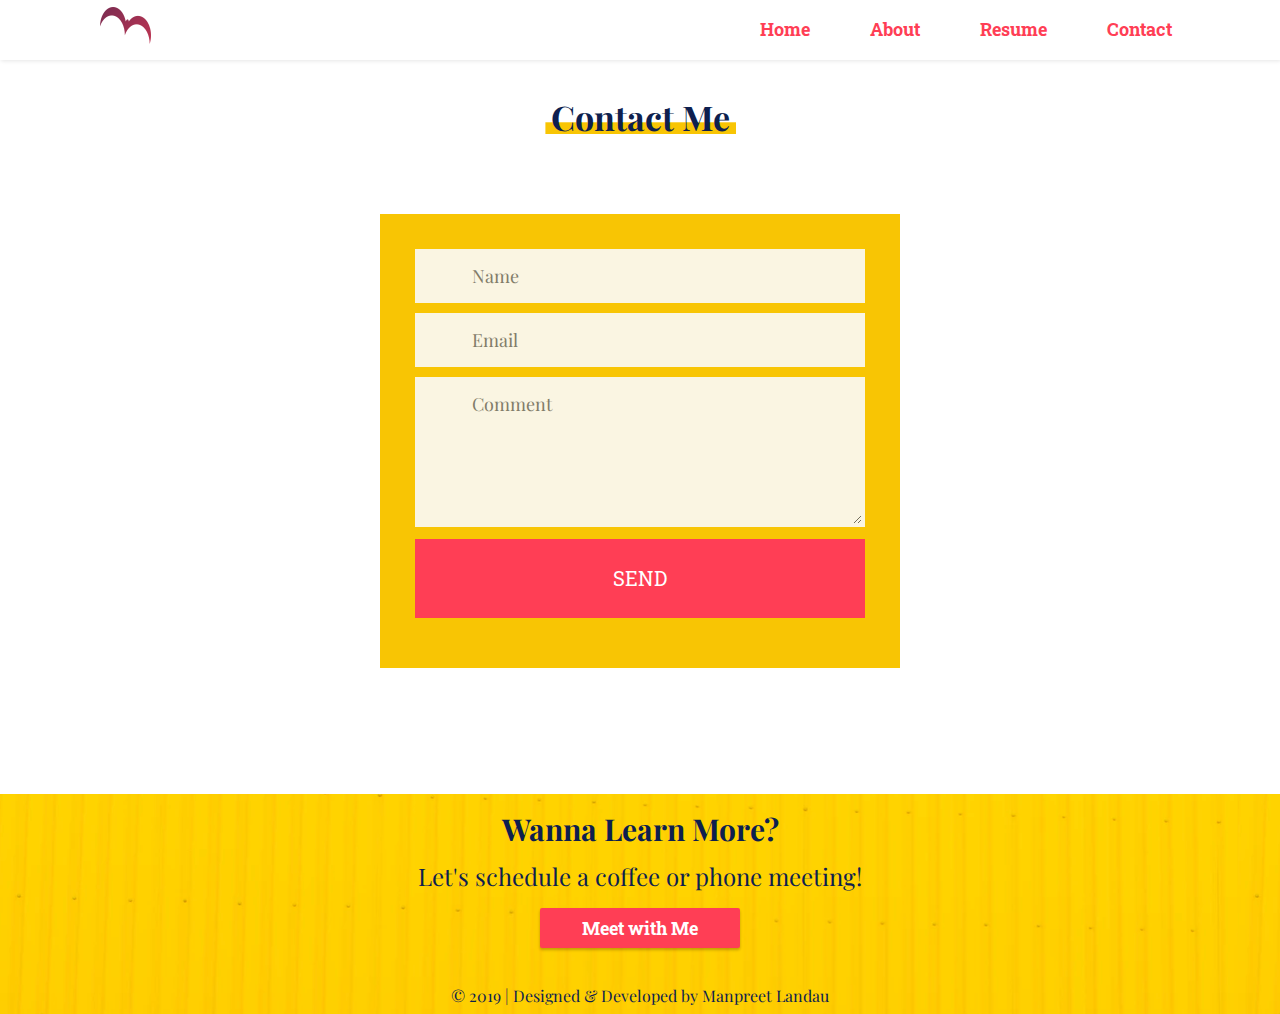
<file: contact.html>
<!DOCTYPE html>
<html lang="en" dir="ltr">

<head>
  <meta charset="utf-8">
  <meta name="viewport" content="width=device-width, initial-scale=1.0, user-scalable=no">
  <link rel="stylesheet" type="text/css" href="styles/reset.css">
  <link rel="stylesheet" type="text/css" href="styles/contact.css">
    <link rel="stylesheet" type="text/css" href="styles/hamburger-menu.css">
  <link href="https://fonts.googleapis.com/css?family=Playfair+Display:400,400i,700,700i,900,900i&display=swap" rel="stylesheet">
  <link href="https://fonts.googleapis.com/css?family=Roboto+Slab&display=swap" rel="stylesheet">
  <link href="https://fonts.googleapis.com/css?family=Roboto:100,300,400,500,700,900&display=swap" rel="stylesheet">
  <link rel="stylesheet" href="https://use.fontawesome.com/releases/v5.8.2/css/all.css" integrity="sha384-oS3vJWv+0UjzBfQzYUhtDYW+Pj2yciDJxpsK1OYPAYjqT085Qq/1cq5FLXAZQ7Ay" crossorigin="anonymous">
  <title>Portfolio | Contact </title>
</head>

<body>
  <!-- Hamburger Meu -->
    <header class="header">
      <section class="logo">
        <a href="index.html"><img src="images/Manpreet-Bird-Logo.png" class" alt="Logo"></a>
      </section>
      <input class="menu-btn" type="checkbox" id="menu-btn" />
      <label class="menu-icon" for="menu-btn"><span class="navicon"></span></label>
      <ul class="menu">
        <li><a href="index.html">Home</a></li>
        <li><a href="about.html">About</a></li>
        <li><a href="https://drive.google.com/file/d/1jG1cRqmeInoJ8gJnxBCPZz5Xgf8ScHdk/view?usp=sharing"target="_blank">Resume</a></li>
        <li><a href="contact.html">Contact</a></li>
      </ul>
    </header>
<div class="page-title"
  <h1>Contact Me</h1>
</div>
  <div id="form-main">
    <div id="form-div">

      <form action="https://getform.io/f/59de7866-0275-4f4b-aae1-c3fb173fcb9a" method="POST">
        <p class="name">
          <input name="name" type="text" class="validate[required,custom[onlyLetter],length[0,100]] feedback-input" placeholder="Name" id="name" />
        </p>

        <p class="email">
          <input name="email" type="text" class="validate[required,custom[email]] feedback-input" id="email" placeholder="Email" />
        </p>

        <p class="text">
          <textarea name="text" class="validate[required,length[6,300]] feedback-input" id="comment" placeholder="Comment"></textarea>
        </p>

        <div class="submit">
          <input type="submit" value="SEND" id="button-blue" />
          <div class="ease"></div>
        </div>
      </form>
    </div>
    <!-- Footer with social links & schedule a meeting button-->
    <div class="footer">
      <footer>
        <section class="footer-text">
          <p class="footer-title">Wanna Learn More?</p>
          <p class="footer-body">Let's schedule a coffee or phone meeting!</p>
          <button onclick="window.open('https://calendly.com/mriar', '_blank');" class="meet-me">Meet with Me</button>
        </section>
        <ul class="icons">
          <li>
            <a href="https://www.linkedin.com/in/manpreetlandau/" target="_blank"><i class="fab fa-linkedin"></i>
            </a>
          </li>
          <li>
            <a href="https://github.com/mriar" target="_blank"><i class="fab fa-github-square"></i>
            </a>
          </li>
          <li>
            <a href="https://www.behance.net/mriar" target="_blank"><i class="fab fa-behance-square"></i>
            </a>
          </li>
          <li>
            <a href="mailto:mriar@live.com"><i class="fas fa-envelope"></i>
            </a>
          </li>
          <li>
            <a href="https://www.instagram.com/m_riar/" target="_blank"><i class="fab fa-instagram"></i>
            </a>
          </li>
        </ul>
        <h6>© 2019 | Designed & Developed by Manpreet Landau</h6>
      </footer>
    </div>
    <script src="https://ajax.googleapis.com/ajax/libs/jquery/2.2.0/jquery.min.js" type="text/javascript"></script>
    <!-- Global site tag (gtag.js) - Google Analytics -->
  <script async src="https://www.googletagmanager.com/gtag/js?id=UA-102618341-2"></script>
  <script>
    window.dataLayer = window.dataLayer || [];
    function gtag(){dataLayer.push(arguments);}
    gtag('js', new Date());

    gtag('config', 'UA-102618341-2');
  </script>

</body>

</html>
</file>
<file: styles/hamburger-menu.css>
header {
  background-color: #f4f4f4;
  margin: 0 auto;
}

html {
  font-size: 10px;
}

img {
  width: 100%;
}

a {
  color: #FF3E55;
  font-family: 'Roboto Slab', serif;
  font-size: 1.6rem;
  font-weight: bold;
}

/* header */
.header {
  background-color: #fff;
  box-shadow: 1px 1px 4px 0 rgba(0, 0, 0, .1);
  height: 5rem;
  position: fixed;
  width: 100%;
  z-index: 3;
}

.logo {
  margin-bottom: auto;
  margin-top: auto;
  width: 7%;
}

.header ul {
  background-color: #fff;
  list-style: none;
  margin: 0;
  overflow: hidden;
  padding: 0;
}

.header li a {
  display: block;
  padding: 20px 20px;
  /*border-right: 1px solid rgb(248,197,4);*/
  text-decoration: none;
}

.header li a:hover,
.header .menu-btn:hover {
  background-color: white;
}

.header .logo {
  display: block;
  float: left;
  font-size: .5rem;
  margin-left: 2rem;
  margin-top: 1.5rem;
  text-decoration: none;
}

/* menu */
.menu {
  position: fixed;
  top: 49px;
  width: 100%;
}

.header .menu {
  clear: both;
  max-height: 0;
  transition: max-height .2s ease-out;
}

/* menu icon */
.header .menu-icon {
  cursor: pointer;
  display: inline-block;
  float: right;
  padding: 28px 20px;
  position: relative;
  user-select: none;
}

.header .menu-icon .navicon {
  background: #FF3E55;
  display: block;
  height: 2px;
  position: relative;
  transition: background .2s ease-out;
  width: 18px;
}

.header .menu-icon .navicon:before,
.header .menu-icon .navicon:after {
  align-items: center;
  background: #FF3E55;
  content: '';
  display: block;
  height: 100%;
  position: absolute;
  transition: all .2s ease-out;
  width: 100%;
}

.header .menu-icon .navicon:before {
  top: 5px;
}

.header .menu-icon .navicon:after {
  top: -5px;
}

/* menu btn */
.header .menu-btn {
  display: none;
}

.header .menu-btn:checked~.menu {
  max-height: 240px;
}

.header .menu-btn:checked~.menu-icon .navicon {
  background: transparent;
}

.header .menu-btn:checked~.menu-icon .navicon:before {
  transform: rotate(-45deg);
}

.header .menu-btn:checked~.menu-icon .navicon:after {
  transform: rotate(45deg);
}

.header .menu-btn:checked~.menu-icon:not(.steps) .navicon:before,
.header .menu-btn:checked~.menu-icon:not(.steps) .navicon:after {
  top: 0;
}

/*Ipad Responsive design*/
@media (min-width: 42rem) {
  .header li {
    float: left;
  }

  .header li a {
    padding: 20px 30px;
  }

  .header .menu {
    clear: none;
    float: right;
    margin-right: 0rem;
    max-height: none;
    position: relative;
    width: 75%;
    height: 6rem;
  }

  .menu {
    top: 0px;
  }

  .menu a {
    height: 6rem !important;
  }

  .header .menu-icon {
    display: none;
  }

  .header li a:hover,
  .header .menu-btn:hover {
    background-color: #FF3E55;
    color: white;
  }

  a {
    color: #FF3E55;
    font-family: 'Roboto Slab', serif;
    font-size: 1.8rem;
    font-weight: bold;
  }

  /* header */
  .header {
    background-color: #fff;
    box-shadow: 1px 1px 4px 0 rgba(0, 0, 0, .1);
    height: 6rem;
    position: fixed;
    width: 100%;
    z-index: 3;
  }

  .logo {
    align-items: center;
    width: 4%;
  }

  .header .logo {
    margin-left: 5rem;
    margin-top: 2rem;
  }
}

/*Desktop Responsive design */
@media screen and (min-width: 1200px) {
  .header .logo {
    margin-left: 10rem;
    margin-top: .7rem;
  }

  .header li {
    float: left;
  }

  .header .menu {
    clear: none;
    float: right;
    margin-right: 0rem;
    max-height: none;
    position: relative;
    width: 43%;
    height: 6rem;
  }
}

@media screen and (min-width: 87rem) {
  .header li {
    float: left;
  }

  .header li a {
    padding: 20px 30px;
  }

  .header .menu {
    clear: none;
    float: right;
    margin-right: 0rem;
    max-height: none;
    position: relative;
    width: 40%;
    height: 6.5rem;
  }

  .header .menu-icon {
    display: none;
  }

  .menu a {
    height: 6.5rem !important;
  }

  a {
    color: #FF3E55;
    font-family: 'Roboto Slab', serif;
    font-size: 1.8rem;
    font-weight: bold;
  }

  /* header */
  .header {
    background-color: #fff;
    box-shadow: 1px 1px 4px 0 rgba(0, 0, 0, .1);
    height: 6.5rem;
    position: fixed;
    width: 100%;
    z-index: 3;
  }

  .logo {
    width: 4%;
  }

  .header .logo {
    margin-left: 10rem;
    margin-top: 1rem;
  }
}
</file>
<file: styles/about.css>
* {
  box-sizing: border-box;
}

html {
  font-size: 10px;
  scroll-behavior: smooth;
}

img {
  margin: 0 auto;
  width: 100%;
}

h2 {
  color: #0E1F4F;
  font-family: 'Playfair Display', serif;
  font-size: 3rem;
  font-weight: bold;
  text-align: center;
}
.design-motivation-text{
  margin-top: 2rem;
}

strong {
  font-weight: bold;
}

.container {
  margin: 0 auto;
  overflow: hidden;
  width: 100%;
}

/* About Hero section*/
.about {
  background-image: url(../images/heroimage2.png);
  display: flex;
  float: right;
  height: 37rem;
  justify-content: space-between;
  padding-top: 50px;
  width: 100%;
}

.about-image {
  /*display: inline;*/
  display: none;
  height: 100%;
  width: 18rem;
}

.about-text {
  margin-bottom: auto;
  margin-left: auto;
  margin-right: auto;
  margin-top: auto;
}

.about-summary {
  color: #0E1F4F;
  font-family: 'Playfair Display', serif;
  font-size: 3rem;
  font-style: normal;
  font-weight: normal;
  line-height: 130%;
  padding-top: .6rem;
  width: 32rem;
}

h1 {
  color: #0E1F4F;
  display: inline;
  font-family: 'Playfair Display', serif;
  font-size: 3.4rem;
  font-style: normal;
  font-weight: bold;
  height: 20px;
  left: 150px;
  line-height: 100%;
  padding-right: 2rem;
  top: 65px;
  width: 188.89px;
}

/* My story section*/
.about-title {
  background-image: url(../images/portfolio-rectangle.png);
  background-position: bottom;
  background-repeat: no-repeat;
  background-size: 36% 41%;
  color: #0E1F4F;
  font-family: 'Playfair Display', serif;
  font-weight: bold;
  margin-top: 43rem;
  text-align: center;
}

b {
  font-weight: 400;
}

.discovering-design {
  padding-top: 4rem;
}

h3 {
  color: #0E1F4F;
  font-family: 'Playfair Display', serif;
  font-size: 2rem;
  font-weight: bold;
  margin-bottom: 1rem;
  margin-left: auto;
  margin-right: auto;
  text-align: left;
  width: 32rem;
}

.discovering-design-text {
  color: #0E1F4F;
  font-family: 'Roboto', sans-serif;
  font-size: 1.8rem;
  font-weight: lighter;
  line-height: 150%;
  margin-bottom: 2rem;
  margin-left: auto;
  margin-right: auto;
  width: 32rem;
}

.discovering-design {
  margin-bottom: 4rem;
}

.design-motivation-text {
  color: #0E1F4F;
  font-family: 'Roboto', sans-serif;
  font-size: 1.8rem;
  font-weight: lighter;
  line-height: 150%;
  margin-bottom: 2rem;
  margin-left: auto;
  margin-right: auto;
  width: 32rem;
}

.design-motivation {
  margin-bottom: 0rem;
}

.choosing-design-text {
  color: #0E1F4F;
  font-family: 'Roboto', sans-serif;
  font-size: 1.8rem;
  font-weight: lighter;
  line-height: 150%;
  margin-bottom: 4rem;
  margin-left: auto;
  margin-right: auto;
  width: 32rem;
}

.choosing-design-text {
  margin-bottom: 2rem;
}

.image-text {
  color: #0E1F4F;
  font-family: 'Roboto', sans-serif;
  font-size: 1.6rem;
  font-weight: lighter;
  line-height: 130%;
  margin-bottom: 2rem;
}

.meeting-dad {
  display: block;
  margin-bottom: 4rem;
  width: 100%;
}

/*Avid Learner Section*/
.avid-learner-text {
  color: #0E1F4F;
  font-family: 'Roboto', sans-serif;
  font-size: 1.8rem;
  font-weight: lighter;
  line-height: 150%;
  margin-bottom: 2rem;
  margin-left: auto;
  margin-right: auto;
  width: 32rem;
}

.snowboard {
  margin-bottom: 4rem;
}

/*Team Player section*/
.team-player-text {
  color: #0E1F4F;
  font-family: 'Roboto', sans-serif;
  font-size: 1.8rem;
  font-weight: lighter;
  line-height: 150%;
  margin-bottom: 2rem;
  margin-left: auto;
  margin-right: auto;
  width: 32rem;
}

.manpreet-eggtoss {
  margin-bottom: 4rem;
}

/*Adventure Section*/
.adventure-text {
  color: #0E1F4F;
  font-family: 'Roboto', sans-serif;
  font-size: 1.8rem;
  font-weight: lighter;
  line-height: 150%;
  margin-bottom: 2rem;
  margin-left: auto;
  margin-right: auto;
  width: 32rem;
}

.paris-image {
  margin-bottom: 5rem;
}

/**Footer**/
.footer {
  background-image: url(../images/heroimage2.png);
  width: 100%;
}

.footer-title {
  color: #0E1F4F;
  font-family: 'Playfair Display', serif;
  font-size: 2rem;
  font-weight: bold;
  padding-top: 2rem;
  text-align: center;
}

.footer-body {
  color: #0E1F4F;
  font-family: 'Playfair Display', serif;
  font-size: 1.8rem;
  font-weight: normal;
  padding-top: .8rem;
  text-align: center;
}

.footer-text {
  text-align: center;
}

.meet-me {
  background: #FF3E55;
  border-radius: .2rem;
  border-style: none;
  box-shadow: 0 2px 3px 0 rgba(0, 0, 0, 0.1), 0 2px 3px 0 rgba(0, 0, 0, 0.15);
  color: white;
  display: inline-block;
  font-family: 'Roboto Slab', serif;
  font-size: 1.6rem;
  font-weight: bold;
  height: 3.5rem;
  left: 12rem;
  left: auto;
  margin-left: auto;
  margin-right: auto;
  margin-top: 1rem;
  padding: 0;
  position: relative;
  width: 18rem;
}

.meet-me {
  -webkit-transition-duration: 0.4s;
  /* Safari */
  transition-duration: 0.4s;
}

.meet-me:hover {
  background-color: white;
  border-color: #FF3E55;
  border-style: solid;
  border-width: medium;
  color: #FF3E55;
}

.icons {
  display: flex;
  justify-content: space-evenly;
  list-style: none;
  margin: 2rem;
  position: relative;
  text-align: center;
  width: auto;
}

.fa-linkedin {
  color: black;
  font-size: 3rem;
}

.fa-github-square {
  color: black;
  font-size: 3rem;
}

.fa-instagram {
  color: black;
  font-size: 3rem;
}

.fa-envelope {
  color: black;
  font-size: 3rem;
}

.fa-behance-square {
  color: black;
  font-size: 3rem;
}

h6 {
  color: #0E1F4F;
  font-family: 'Playfair Display', serif;
  font-size: 1.6rem;
  font-weight: lighter;
  padding-bottom: 1rem;
  text-align: center;
}

/*Responsive for Ipad*/
@media screen and (min-width: 42rem) {
  h1 {
    font-size: 5rem;
  }

  /* About Hero section*/
  .about {
    height: 50rem;
    margin-bottom: 10rem;
  }

  .about-image {
    display: inline;
    padding-top: .3rem;
    width: 30rem;
  }

  .about-text {
    margin-left: 2rem;
    margin-right: auto;
    margin-top: 4rem;
  }

  .about-summary {
    font-size: 4rem;
    line-height: 140%;
    padding-bottom: .1rem;
    padding-top: .5rem;
    width: 45rem;
  }

  /* My story section*/
  h2 {
    font-size: 3.4rem;
    margin-top: 0rem;
  }

  .about-title {
    background-size: 21% 8%;
    color: #0E1F4F;
    font-size: 3.5rem;
    margin-top: 40rem;
  }

  .discovering-design {
    padding-top: 0rem;
  }

  h3 {
    color: #0E1F4F;
    font-family: 'Playfair Display', serif;
    font-size: 2.4rem;
    margin-bottom: 1.2rem;
    margin-top: 5rem;
    width: 45rem;
  }

  .discovering-design-text {
    font-size: 2rem;
    margin-bottom: 2rem;
    width: 45rem;
  }

  .discovering-design {
    margin-bottom: 5rem;
  }

  .design-motivation-text {
    font-size: 2rem;
    margin-bottom: 2rem;
    width: 45rem;
  }

  .design-motivation {
    margin-bottom: 1rem;
  }

  .choosing-design-text {
    font-size: 2rem;
    width: 45rem;
  }

  .choosing-design-text {
    margin-bottom: 4rem;
  }

  .golden-temple {
    display: flex;
    margin-bottom: 1rem;
  }

  .image-text {
    color: #0E1F4F;
    font-family: 'Roboto', sans-serif;
    font-size: 1.8rem;
    line-height: 130%;
    margin-bottom: 2rem;
  }

  .meeting-dad {
    display: block;
    margin-bottom: 4rem;
    margin-left: auto;
    margin-right: auto;
    width: 60%;
  }

  /*Avid Learner Section*/
  .avid-learner-text {
    font-size: 2rem;
    width: 45rem;
  }

  .avid-learner {
    margin-left: auto;
    margin-right: auto;
    width: 79%;
  }

  .wakeboarding {
    margin-bottom: 0rem;
    margin-left: auto;
    margin-right: auto;
    max-height: 100%;
    object-fit: cover;
    width: 100%;
  }

  .scuba {
    margin-bottom: 0rem;
    margin-left: auto;
    margin-right: auto;
    margin-right: auto;
    max-height: 100%;
    object-fit: cover;
    width: 100%;
  }

  .surf {
    margin-bottom: 2rem;
    margin-left: auto;
    margin-right: auto;
    max-height: 100%;
    object-fit: cover;
    width: 80%;
    width: 100%;
  }

  .snowboard {
    margin-bottom: 0rem;
    margin-left: auto;
    margin-right: auto;
    max-height: 100%;
    object-fit: cover;
    width: 118.5%;
  }

  .learner-pics {
    display: grid;
    grid-template-columns: repeat(2, 1fr);
    grid-template-rows: 40%;
    height: 100%;
    margin-left: 8rem;
    margin-right: 8rem;
    overflow: hidden;
  }

  /*Team Player section*/
  .team-player {
    margin-left: auto;
    margin-right: auto;
    width: 80%;
  }

  .team-player-text {
    font-size: 2rem;
    width: 45rem;
  }

  .team-pics {
    display: grid;
    grid-template-columns: repeat(2, 1fr);
    grid-template-rows: 40%;
    height: 100%;
    margin-left: 8rem;
    margin-right: 8rem;
    overflow: hidden;
  }

  .manpreet-eggtoss {
    margin-bottom: 4rem;
  }

  /*Adventure Section*/
  .adventure {
    margin-left: auto;
    margin-right: auto;
    width: 80%;
  }

  .adventure-text {
    font-size: 2rem;
    width: 45rem;
  }

  .adventure-images {
    display: grid;
    grid-template-columns: repeat(2, 1fr);
    grid-template-rows: 40%;
    height: 100%;
    margin-left: 8rem;
    margin-right: 8rem;
    overflow: hidden;
  }

  .china-image {
    margin-bottom: 2rem;
  }

  .venice-image {
    margin-bottom: 2rem;
  }

  .pisa-image {
    margin-bottom: 2rem;
    width: 106.5%;
  }

  .paris-image {
    margin-bottom: 4rem;
    width: 100%;
  }

  /*Footer*/
  .footer-title {
    font-size: 2.4rem;
    padding-top: 4rem;
  }

  .footer-body {
    font-size: 2rem;
    padding-top: 1.5rem;
  }

  .meet-me {
    display: inline-block;
    font-size: 1.8rem;
    height: 4rem;
    margin-top: 1.2rem;
    width: 20rem;
  }

  .icons {
    display: flex;
    margin: 2rem;
    margin-left: auto;
    margin-right: auto;
    width: 50rem;
  }

  .fa-linkedin {
    font-size: 4rem;
  }

  .fa-github-square {
    font-size: 4rem;
  }

  .fa-instagram {
    font-size: 4rem;
  }

  .fa-envelope {
    font-size: 4rem;
  }

  .fa-behance-square {
    font-size: 4rem;
  }

  h6 {
    font-size: 1.8rem;
  }

  .footer {
    margin-left: auto;
    margin-right: auto;
    margin-top: 4rem;
  }
}

@media screen and (min-width: 1024px) {
  h1 {
    font-size: 5rem;
  }

  /* About Hero section*/
  .about {
    height: 57.9rem;
    margin-bottom: 10rem;
  }

  .about-image {
    display: inline;
    padding-top: .3rem;
    width: 35rem;
  }

  .about-text {
    margin-left: auto;
    margin-right: auto;
    margin-top: 4rem;
  }

  .about-summary {
    font-size: 4.5rem;
    line-height: 140%;
    padding-bottom: .1rem;
    padding-top: .5rem;
    width: 55rem;
  }

  /* My story section*/
  h2 {
    font-size: 4rem;
    margin-top: 0rem;
  }

  .about-title {
    background-size: 18% 5%;
    color: #0E1F4F;
    font-size: 3.5rem;
    margin-top: 40rem;
  }

  .discovering-design {
    padding-top: 0rem;
  }

  h3 {
    color: #0E1F4F;
    font-family: 'Playfair Display', serif;
    font-size: 2.4rem;
    margin-bottom: 1.2rem;
    margin-top: 5rem;
    width: 45rem;
  }

  .image-text {
    color: #0E1F4F;
    font-family: 'Roboto', sans-serif;
    font-size: 1.8rem;
    line-height: 130%;
    margin-bottom: 2rem;
  }

  .meeting-dad {
    display: block;
    margin-bottom: 4rem;
    margin-left: auto;
    margin-right: auto;
    width: 45%;
  }

  .avid-learner {
    width: 60%;
  }

  .team-player {
    width: 60%;
  }

  .adventure {
    width: 60%;
  }
}

/* Responsive for Desktop*/
@media screen and (min-width: 1260px) {
  h1 {
    font-size: 7rem;
  }

  /* About Hero section*/
  .about {
    height: 73rem;
  }

  .about-image {
    width: 45.1rem;
  }

  .about-text {
    margin-bottom: auto;
    margin-left: auto;
    margin-top: auto;
  }

  .about-summary {
    font-size: 6rem;
    padding-bottom: 1rem;
    padding-top: 1rem;
    width: 70rem;
  }

  /* My story section*/
  h2 {
    font-size: 4rem;
    margin-top: 0rem;
  }

  .about-title {
    background-size: 13.5% 7%;
    margin-top: 65rem;
  }

  .second-part {
    display: flex;
    width: 50%;
    margin-left: auto;
    margin-right: auto;
    margin-top: 5rem;
  }

  .discovering-design {
    padding-top: 5rem;
  }

  h3 {
    font-size: 2.4rem;
    margin-bottom: 1.2rem;
    width: 55rem;
  }

  .discovering-design-text {
    font-size: 2rem;
    margin-bottom: 2rem;
    width: 55rem;
  }

  .discovering-design {
    margin-bottom: 2rem;
    padding-bottom: 0;
  }

  .design-motivation-text {
    font-size: 2rem;
    margin-bottom: 0rem;
    width: 55rem;
  }

  .design-motivation {
    margin-top: 5rem;
  }

  .choosing-design {
    margin-top: 0rem;
  }

  .choosing-design-text {
    font-size: 2rem;
    margin-bottom: 4rem;
    width: 55rem;
  }

  .golden-temple {
    width: 100%;
    margin-left: auto;
    margin-right: auto;
  }

  .image-text {
    font-size: 1.8rem;
    margin-bottom: 10rem;
  }

  .meeting-dad {
    display: block;
    margin-bottom: 0rem;
    margin-left: auto;
    margin-right: auto;
    width: 86%;
  }

  /*Avid Learner Section*/
  .avid-learner-text {
    font-size: 2rem;
    width: 55rem;
  }

  .avid-learner {
    margin-left: auto;
    margin-right: auto;
    width: 92%;
  }

  .learner-pics {
    display: grid;
    grid-template-columns: repeat(2, 1fr);
    grid-template-rows: 40%;
    height: 100%;
    margin-bottom: 10rem;
    margin-left: 30rem;
    margin-right: 30rem;
    overflow: hidden;
  }

  /*Team Player section*/
  .team-player-text {
    font-size: 2rem;
    width: 55rem;
  }

  .team-player {
    margin-left: auto;
    margin-right: auto;
    width: 92%;
  }

  .team-pics {
    display: grid;
    grid-template-columns: repeat(2, 1fr);
    grid-template-rows: 40%;
    height: 100%;
    margin-bottom: 10rem;
    margin-left: 30rem;
    margin-right: 30rem;
    overflow: hidden;
  }

  .manpreet-boat {
    margin-bottom: 2rem;
  }

  .manpreet-eggtoss {
    margin-bottom: 4rem;
  }

  /*Adventure Section*/
  .adventure-text {
    font-size: 2rem;
    width: 55rem;
  }

  .adventure {
    margin-left: auto;
    margin-right: auto;
    width: 92%;
  }

  .adventure-images {
    display: grid;
    grid-template-columns: repeat(2, 1fr);
    grid-template-rows: 40%;
    height: 100%;
    margin-left: 30rem;
    margin-right: 30rem;
    overflow: hidden;
  }

  .china-image {
    margin-bottom: 2rem;
  }

  .venice-image {
    margin-bottom: 2rem;
  }

  .pisa-image {
    margin-bottom: 2rem;
    width: 106.5%;
  }

  .paris-image {
    margin-bottom: 4rem;
    width: 100%;
  }

  /*Footer*/
  .footer-title {
    font-size: 3.4rem;
    padding-top: 4rem;
  }

  .footer-body {
    font-size: 2.4rem;
    padding-top: 1.8rem;
  }

  .meet-me {
    display: inline-block;
    font-size: 1.8rem;
    height: 4rem;
    left: auto;
    margin-left: auto;
    margin-right: auto;
    margin-top: 2rem;
    padding: 0;
    width: 20rem;
  }

  .icons {
    margin-top: 2rem;
  }

  .fa-linkedin {
    font-size: 4rem;
  }

  .fa-github-square {
    font-size: 4rem;
  }

  .fa-instagram {
    font-size: 4rem;
  }

  .fa-envelope {
    font-size: 4rem;
  }

  .fa-behance-square {
    font-size: 4rem;
  }

  h6 {
    font-size: 2rem;
  }

  .footer {
    margin-left: auto;
    margin-right: auto;
    margin-top: 4rem;
  }
}

@media screen and (min-width: 87rem) {
  .avid-learner {
    width: 83%;
  }

  .meeting-dad {
    width: 78%;
  }

  .team-player {
    width: 83%;
  }

  .adventure {
    width: 83%;
  }
}
</file>
<file: styles/scroll.css>
*,
:after,
:before {
  box-sizing: border-box;
  margin: 0;
  padding: 0;
}
html{
  scroll-behavior: smooth;
}
.scroll {
  width: 100%;
}

.scroll.ok {
  background-color: black;
}

.scroll-down {
  -webkit-transition: all .5s ease-in 3s;
  opacity: 1;
  transition: all .5s ease-in 3s;
}

.scroll-down {
  -webkit-animation: bounce 2s infinite 2s;
  -webkit-transition: all .2s ease-in;
  animation: bounce 2s infinite 2s;
  background-size: 14px auto;
  border-radius: 50%;
  bottom: 30px;
  display: block;
  height: 32px;
  left: 50%;
  margin-left: auto;
  margin-right: auto;
  position: top;
  transform: scale(1);
  transition: all .2s ease-in;
  width: 32px;
  z-index: 2;
}

.scroll-down:before {
  border: 4px solid #FF3E55;
  border-width: 0px 0 3px 3px;
  content: "";
  display: block;
  height: 25px;
  left: calc(50% - 6px);
  position: absolute;
  top: calc(50% - 8px);
  transform: rotate(-45deg);
  width: 25px;
}

@keyframes bounce {

  0%,
  100%,
  20%,
  50%,
  80% {
    -ms-transform: translateY(0);
    -webkit-transform: translateY(0);
    transform: translateY(0);
  }

  40% {
    -ms-transform: translateY(-10px);
    -webkit-transform: translateY(-10px);
    transform: translateY(-10px);
  }

  60% {
    -ms-transform: translateY(-5px);
    -webkit-transform: translateY(-5px);
    transform: translateY(-5px);
  }
}

@media screen and (min-width: 87rem) {
  .scroll-down:before {
    border-width: 0px 0 5px 5px;
    height: 45px;
    width: 45px;
  }
}

@media screen and (min-device-width: 1200px) {
  .scroll-down:before {
    border-width: 0px 0 4px 4px;
    content: "";
    height: 45px;
    width: 45px;
  }
}
</file>
<file: styles/contact.css>
html {
  font-size: 10px;
}

body {
  font-size: 10px;
}

.page-title {
  background-image: url(../images/portfolio-rectangle.png);
  background-position: bottom;
  background-repeat: no-repeat;
  background-size: 45% 9%;
  color: #0E1F4F;
  font-family: 'Playfair display', serif;
  font-size: 3rem;
  font-weight: bold;
  padding-top: 10rem;
  text-align: center;
}

@media screen and (min-width: 42rem) {
  .page-title {
    background-size: 27% 9%;
    font-size: 3.4rem;
  }
}

@media screen and (min-width: 1024px) {
  .page-title {
    background-size: 20% 9%;
    font-size: 3.4rem;
  }

  #form-div {
    margin-top: 0rem;
    padding-top: 0px;
  }
}

@media screen and (min-width: 87rem) {
  .page-title {
    background-size: 15% 9%;
    font-size: 3.4rem;
  }

  #form-div {
    margin-top: 0rem;
    padding-top: 0px;
  }
}

@media screen and (min-width: 1200px) {
  .page-title {
    background-size: 15% 9%;
    font-size: 3.4rem;
  }
}

@import url(https://fonts.googleapis.com/css?family=Montserrat:400,700);

#feedback-page {
  text-align: center;
}

#text-feedback {
  background-color: white;
  padding-left: 10%;
  padding-right: 10%;
  text-align: center;
  width: 80%;
}

#form-main {
  float: left;
  padding-top: 30px;
  width: 100%;
}

#form-div {
  background-color: #F8C504;
  float: left;
  left: 50%;
  margin-left: -260px;
  margin-top: 5rem;
  padding-bottom: 50px;
  padding-left: 35px;
  padding-right: 35px;
  padding-top: 35px;
  position: absolute;
  width: 450px;
}

.feedback-input {
  -moz-box-sizing: border-box;
  -ms-box-sizing: border-box;
  -webkit-box-sizing: border-box;
  background-color: #fbfbfb;
  border: 3px solid #fbfbfb;
  border-radius: 0;
  box-sizing: border-box;
  color: #0E1F4F;
  font-family: 'Playfair Display', serif;
  font-size: 18px;
  font-weight: 400;
  line-height: 22px;
  margin-bottom: 10px;
  opacity: 0.9;
  padding: 13px 13px 13px 54px;
  width: 100%;
}

.feedback-input:focus {
  background: #fff;
  border: 3px solid #FF3E55;
  box-shadow: 0;
  color: #0E1F4F;
  outline: none;
  padding: 13px 13px 13px 54px;
}

.focused {
  border: #30aed6 solid 3px;
  color: #30aed6;
}

/* Icons ---------------------------------- */
#name {
  background-image: url(http://rexkirby.com/kirbyandson/images/name.svg);
  background-position: 11px 8px;
  background-repeat: no-repeat;
  background-size: 30px 30px;
}

#name:focus {
  background-image: url(http://rexkirby.com/kirbyandson/images/name.svg);
  background-position: 8px 5px;
  background-position: 11px 8px;
  background-repeat: no-repeat;
  background-size: 30px 30px;
}

#email {
  background-image: url(http://rexkirby.com/kirbyandson/images/email.svg);
  background-position: 11px 8px;
  background-repeat: no-repeat;
  background-size: 30px 30px;
}

#email:focus {
  background-image: url(http://rexkirby.com/kirbyandson/images/email.svg);
  background-position: 11px 8px;
  background-repeat: no-repeat;
  background-size: 30px 30px;
}

#comment {
  background-image: url(http://rexkirby.com/kirbyandson/images/comment.svg);
  background-position: 11px 8px;
  background-repeat: no-repeat;
  background-size: 30px 30px;
}

textarea {
  height: 150px;
  line-height: 150%;
  width: 100%;
}

input:hover, textarea:hover,
input:focus, textarea:focus {
  background-color: white;
}

#button-blue {
  -moz-transition: all 0.3s;
  -webkit-transition: all 0.3s;
  background-color: #FF3E55;
  border: #FF3E55 solid 4px;
  color: white;
  cursor: pointer;
  float: left;
  font-family: 'Roboto Slab', sans-serif;
  font-size: 20px;
  padding-bottom: 23px;
  padding-top: 22px;
  transition: all 0.3s;
  width: 100%;
}

#button-blue:hover {
  background-color: rgba(0, 0, 0, 0);
  color: #FF3E55;
}

.submit:hover {
  color: #3498db;
}

.ease {
  -moz-transition: .3s ease;
  -ms-transition: .3s ease;
  -o-transition: .3s ease;
  -webkit-transition: .3s ease;
  background-color: #fbfbfb;
  border-top: 3px #3c3c3c solid;
  height: 76px;
  transition: .3s ease;
  width: 0px;
}

.submit:hover .ease {
  background-color: white;
  width: 100%;
}

@media only screen and (max-width: 580px) {
  #form-div {
    left: 3%;
    margin-left: 0;
    margin-right: 3%;
    padding-left: 3%;
    padding-right: 3%;
    width: 88%;
  }
}

/**Footer**/
.footer {
  background-image: url(../images/heroimage2.png);
  display: flex;
  justify-content: center;
  margin-top: 3rem;
  position: relative;
  top: 600px;
  width: 100%;
}

.footer-title {
  color: #0E1F4F;
  font-family: 'Playfair Display', serif;
  font-size: 2rem;
  font-weight: bold;
  padding-top: 2rem;
  text-align: center;
}

.footer-body {
  color: #0E1F4F;
  font-family: 'Playfair Display', serif;
  font-size: 1.8rem;
  font-weight: normal;
  padding-top: .8rem;
  text-align: center;
}

.footer-text {
  text-align: center;
}

.meet-me {
  background: #FF3E55;
  border-radius: .2rem;
  border-style: none;
  box-shadow: 0 2px 3px 0 rgba(0, 0, 0, 0.1), 0 2px 3px 0 rgba(0, 0, 0, 0.15);
  color: white;
  display: inline-block;
  font-family: 'Roboto Slab', serif;
  font-size: 1.6rem;
  font-weight: bold;
  height: 3.5rem;
  left: 12rem;
  left: auto;
  margin-left: auto;
  margin-right: auto;
  margin-top: 1rem;
  padding: 0;
  position: relative;
  width: 18rem;
}

.meet-me {
  -webkit-transition-duration: 0.4s;
  /* Safari */
  transition-duration: 0.4s;
}

.meet-me:hover {
  background-color: white;
  border-color: #FF3E55;
  border-style: solid;
  border-width: medium;
  color: #FF3E55;
}

.icons {
  display: flex;
  justify-content: space-evenly;
  list-style: none;
  margin: 2rem;
  position: relative;
  text-align: center;
  width: auto;
}

.fa-linkedin {
  color: black;
  font-size: 3rem;
}

.fa-github-square {
  color: black;
  font-size: 3rem;
}

.fa-instagram {
  color: black;
  font-size: 3rem;
}

.fa-envelope {
  color: black;
  font-size: 3rem;
}

.fa-behance-square {
  color: black;
  font-size: 3rem;
}

h6 {
  color: #0E1F4F;
  font-family: 'Playfair Display', serif;
  font-size: 1.6rem;
  font-weight: lighter;
  padding-bottom: 1rem;
  text-align: center;
}

@media screen and (min-width: 42rem) {
  #form-div {
    margin-top: 5rem;
    padding-bottom: 50px;
    padding-left: 35px;
    padding-right: 35px;
    padding-top: 35px;
    position: absolute;
    width: 450px;
  }

  .footer-title {
    color: #0E1F4F;
    font-family: 'Playfair Display', serif;
    font-size: 3rem;
    font-weight: bold;
    padding-top: 2rem;
    text-align: center;
  }

  .footer-body {
    color: #0E1F4F;
    font-family: 'Playfair Display', serif;
    font-size: 2.4rem;
    font-weight: normal;
    padding-top: 2rem;
    text-align: center;
  }

  .meet-me {
    background: #FF3E55;
    border-radius: .2rem;
    border-style: none;
    box-shadow: 0 2px 3px 0 rgba(0, 0, 0, 0.1), 0 2px 3px 0 rgba(0, 0, 0, 0.15);
    color: white;
    display: inline-block;
    font-family: 'Roboto Slab', serif;
    font-size: 1.8rem;
    font-weight: bold;
    height: 4rem;
    left: 12rem;
    left: auto;
    margin-left: auto;
    margin-right: auto;
    margin-top: 2rem;
    padding: 0;
    position: relative;
    width: 20rem;
  }
}
</file>
<file: styles/busybus.css>
* {
  box-sizing: border-box;
}

html {
  font-size: 10px;
}

img {
  margin: 0 auto;
  width: 100%;
}

.animated {
  animation-delay: .1s;
  animation-duration: 2s;
  visibility: hidden;
}

.animated.slideInLeft {
  visibility: visible;
}

h2 {
  color: #0E1F4F;
  font-family: 'Playfair Display', serif;
  font-size: 2rem;
  font-weight: bold;
  margin-left: auto;
  margin-right: auto;
  margin-top: 5rem;
  text-align: left;
  width: 33rem;
}

b {
  font-weight: bold;
}

strong {
  font-family: 'Karla', sans-serif;
  font-weight: bold;
}

/** CSS Grid Setup**/
.container {
  margin: 0 auto;
  width: 100%;
}

/* Project- Intro*/
.project-intro {
  padding-top: 50px;
}

h1 {
  background-image: url(../images/portfolio-rectangle.png);
  background-position: bottom;
  background-repeat: no-repeat;
  background-size: 37% 41%;
  color: #0E1F4F;
  font-family: 'Playfair Display', serif;
  font-size: 3rem;
  font-weight: bold;
  margin-top: 4rem;
  text-align: center;
}

.busybus {
  display: block;
  margin-top: 2rem;
  width: 50%;
}

.cloudful-prototype {
  margin-left: auto;
  margin-right: auto;

}

.view-prototype {
  background: #FF3E55;
  border-radius: .2rem;
  border-style: none;
  box-shadow: 0 2px 3px 0 rgba(0, 0, 0, 0.1), 0 2px 3px 0 rgba(0, 0, 0, 0.15);
  color: white;
  display: block;
  font-family: 'Roboto Slab', serif;
  font-size: 1.6rem;
  font-weight: bold;
  height: 4rem;
  margin-left: auto;
  margin-right: auto;
  margin-top: 2rem;
  width: 18rem;
}

.view-prototype {
  -webkit-transition-duration: 0.4s;
  /* Safari */
  transition-duration: 0.4s;
}

.view-prototype:hover {
  background-color: white;
  border-color: #FF3E55;
  border-style: solid;
  border-width: medium;
  color: #FF3E55;
}

.summary-text {
  color: #0E1F4F;
  font-family: 'Roboto', sans-serif;
  font-size: 1.8rem;
  font-weight: lighter;
  line-height: 150%;
  margin-left: auto;
  margin-right: auto;
  margin-top: 1rem;
  padding-bottom: 4rem;
  text-align: left;
  width: 33rem;
}

/** Roles, Deliverables, & Tools**/
.specs {
  background: #E0DCE1;
  padding-bottom: 5rem;
  padding-top: 1rem;
  text-align: center;
}

.specs-text {
  color: #0E1F4F;
  font-family: 'Playfair Display', serif;
  font-size: 2rem;
  font-weight: bold;
  margin-top: 4rem;
}

.item-text {
  color: #0E1F4F;
  font-family: 'Roboto', sans-serif;
  font-size: 1.8rem;
  font-weight: lighter;
  line-height: 150%;
}

.list-items {
  margin-top: 1rem;
}

/* Problems , Solution, & Assumption*/
.list-problems {
  margin-top: 1rem;
}

.dashed-list {
  color: #0E1F4F;
  font-family: 'Roboto', sans-serif;
  font-size: 1.8rem;
  font-weight: lighter;
  line-height: 150%;
  list-style: square;
  margin-left: auto;
  margin-right: auto;
  margin-top: 1.6rem;
  text-align: left;
  width: 30rem;
}

.solution-text {
  color: #0E1F4F;
  font-family: 'Roboto', sans-serif;
  font-size: 1.8rem;
  font-weight: lighter;
  line-height: 150%;
  margin-bottom: 2rem;
  margin-left: auto;
  margin-right: auto;
  margin-top: 1rem;
  text-align: left;
  width: 35rem;
}

.list-assumptions {
  margin-bottom: 4rem;
  margin-top: 1rem;
}

.process {
  background: #E0DCE1;
  color: #0E1F4F;
  font-family: 'Playfair Display', serif;
  font-size: 2rem;
  font-style: italic;
  font-weight: lighter;
  margin-top: 5rem;
  padding-bottom: 2rem;
  padding-top: 2rem;
  text-align: center;
}

/*Survey results*/
.survey-section {
  background: #E0DCE1;
  padding-bottom: 2rem;
  padding-top: 4rem;
}

.percentages {
  color: #0E1F4F;
  font-family: 'Playfair Display', serif;
  font-size: 3rem;
  font-weight: bold;
  margin-top: 3rem;
  text-align: center;
}

.survey-intro-text {
  color: #0E1F4F;
  font-family: 'Roboto', sans-serif;
  font-size: 1.8rem;
  font-weight: lighter;
  line-height: 150%;
  margin-bottom: 5rem;
  margin-left: auto;
  margin-right: auto;
  margin-top: 1.2rem;
  text-align: left;
  width: 33rem;
}

.survey-text {
  color: #0E1F4F;
  font-family: 'Roboto', sans-serif;
  font-size: 1.8rem;
  font-weight: lighter;
  line-height: 150%;
  margin-bottom: 5rem;
  margin-left: auto;
  margin-right: auto;
  margin-top: 1rem;
  text-align: center;
  width: 20rem;
}

/*Competitive Analysis*/
.google-dropbox {
  margin-top: 2rem;
  width: 60%;
  display: flex;
}

.analysis-text {
  color: #0E1F4F;
  font-family: 'Roboto', sans-serif;
  font-size: 1.8rem;
  font-weight: lighter;
  line-height: 150%;
  margin-left: auto;
  margin-right: auto;
  margin-top: 1rem;
  text-align: left;
  width: 33rem;
}

/*User Personas*/
.persona-paratext {
  color: #0E1F4F;
  font-family: 'Roboto', sans-serif;
  font-size: 1.8rem;
  font-weight: lighter;
  line-height: 150%;
  margin-bottom: 4rem;
  margin-left: auto;
  margin-right: auto;
  margin-top: 1rem;
  text-align: left;
  width: 33rem;
}

.persona-title {
  color: #0E1F4F;
  font-family: 'Playfair Display', serif;
  font-size: 1.8rem;
  font-weight: bold;
  margin-left: auto;
  margin-right: auto;
  margin-top: 4rem;
  text-align: left;
  width: 33rem;
}

h5 {
  color: #0E1F4F;
  font-family: 'Playfair Display', serif;
  font-size: 1.8rem;
  font-weight: bold;
  margin-left: auto;
  margin-right: auto;
  margin-top: 2rem;
  text-align: center;
  width: 33rem;
}

.male-persona {
  display: flex;
  width: 87%;
}

.female-persona {
  display: flex;
  width: 87%;
}

.persona-text {
  color: #0E1F4F;
  font-family: 'Roboto', sans-serif;
  font-size: 1.8rem;
  font-weight: 400;
  line-height: 150%;
  margin-bottom: .5rem;
  margin-left: auto;
  margin-right: auto;
  margin-top: .2rem;
  text-align: center;
  width: 33rem;
}

.user-persona1 {
  margin-bottom: 5rem;
}

@import url(https://fonts.googleapis.com/css?family=Open+Sans:400italic);

blockquote {
  background: #E0DCE1;
  border-left: 8px solid #0E1F4F;
  color: #0E1F4F;
  font-family: 'Playfair Display', serif;
  font-size: 1.8em;
  font-style: italic;
  line-height: 1.6;
  margin: 20px auto;
  padding: 1.2em 30px 1.2em 75px;
  position: relative;
  width: 87%;
}

blockquote::before {
  color: #0E1F4F;
  content: "\201C";
  font-family: 'Playfair Display', serif;
  font-size: 4em;
  left: 10px;
  position: absolute;
  top: -10px;
}

blockquote::after {
  content: '';
}

blockquote span {
  color: #333333;
  display: block;
  font-style: normal;
  font-weight: bold;
  margin-top: 1em;
}

/*User Stories & Flows*/
.user-stories-text {
  color: #0E1F4F;
  font-family: 'Roboto', sans-serif;
  font-size: 1.8rem;
  font-weight: lighter;
  line-height: 150%;
  margin-bottom: 2rem;
  margin-left: auto;
  margin-right: auto;
  margin-top: 1rem;
  width: 33rem;
}

.button-grid {
  display: grid;
  grid-template-columns: repeat(2, 1fr);
  height: 100%;
  overflow: hidden;
}

.view-user-flows.invis {
  display: none;
}

.view-user-stories {
  align-items: center;
  background: #FF3E55;
  border-radius: .2rem;
  border-style: none;
  box-shadow: 0 2px 3px 0 rgba(0, 0, 0, 0.1), 0 2px 3px 0 rgba(0, 0, 0, 0.15);
  color: white;
  display: flex;
  font-family: 'Roboto Slab', serif;
  font-size: 1.6rem;
  font-weight: bold;
  height: 4rem;
  justify-content: center;
  margin-left: auto;
  margin-right: auto;
  margin-top: 1.2rem;
  width: 18rem;
}

.view-user-stories {
  -webkit-transition-duration: 0.4s;
  /* Safari */
  transition-duration: 0.4s;
}

.view-user-stories:hover {
  background-color: white;
  border-color: #FF3E55;
  border-style: solid;
  border-width: medium;
  color: #FF3E55;
}

.view-user-flows {
  align-items: center;
  align-items: center;
  background: #FF3E55;
  border-radius: .2rem;
  border-style: none;
  box-shadow: 0 2px 3px 0 rgba(0, 0, 0, 0.1), 0 2px 3px 0 rgba(0, 0, 0, 0.15);
  color: white;
  display: flex;
  font-family: 'Roboto Slab', serif;
  font-size: 1.6rem;
  font-weight: bold;
  height: 4rem;
  justify-content: center;
  margin-left: auto;
  margin-right: auto;
  margin-top: 1.2rem;
  width: 18rem;
}

.view-user-flows {
  -webkit-transition-duration: 0.4s;
  /* Safari */
  transition-duration: 0.4s;
}

.view-user-flows:hover {
  background-color: white;
  border-color: #FF3E55;
  border-style: solid;
  border-width: medium;
  color: #FF3E55;
}

.view-sitemap {
  align-items: center;
  align-items: center;
  background: #FF3E55;
  border-radius: .2rem;
  border-style: none;
  box-shadow: 0 2px 3px 0 rgba(0, 0, 0, 0.1), 0 2px 3px 0 rgba(0, 0, 0, 0.15);
  color: white;
  display: flex;
  font-family: 'Roboto Slab', serif;
  font-size: 1.6rem;
  font-weight: bold;
  height: 4rem;
  justify-content: center;
  margin-left: auto;
  margin-right: auto;
  margin-top: 1.2rem;
  width: 18rem;
}

.view-sitemap {
  -webkit-transition-duration: 0.4s;
  /* Safari */
  transition-duration: 0.4s;
}

.view-sitemap:hover {
  background-color: white;
  border-color: #FF3E55;
  border-style: solid;
  border-width: medium;
  color: #FF3E55;
}

/* Sketches*/
.sketches-text {
  color: #0E1F4F;
  font-family: 'Roboto', sans-serif;
  font-size: 1.8rem;
  font-weight: lighter;
  line-height: 150%;
  margin-bottom: 2rem;
  margin-left: auto;
  margin-right: auto;
  margin-top: 1rem;
  width: 33rem;
}

/*Wireframes*/
.wireframe-text {
  color: #0E1F4F;
  font-family: 'Roboto', sans-serif;
  font-size: 1.8rem;
  font-weight: lighter;
  line-height: 150%;
  margin-bottom: 2rem;
  margin-left: auto;
  margin-right: auto;
  margin-top: 1rem;
  width: 33rem;
}

.view-wireframes {
  align-items: center;
  align-items: center;
  background: #FF3E55;
  border-radius: .2rem;
  border-style: none;
  box-shadow: 0 2px 3px 0 rgba(0, 0, 0, 0.1), 0 2px 3px 0 rgba(0, 0, 0, 0.15);
  color: white;
  display: flex;
  font-family: 'Roboto Slab', serif;
  font-size: 1.6rem;
  font-weight: bold;
  height: 4rem;
  justify-content: center;
  margin-left: auto;
  margin-right: auto;
  margin-top: 1.2rem;
  width: 18rem;
}

.view-wireframes {
  -webkit-transition-duration: 0.4s;
  /* Safari */
  transition-duration: 0.4s;
}

.view-wireframes:hover {
  background-color: white;
  border-color: #FF3E55;
  border-style: solid;
  border-width: medium;
  color: #FF3E55;
}

/*User Tests Round 1*/
.user-test1-text {
  color: #0E1F4F;
  font-family: 'Roboto', sans-serif;
  font-size: 1.8rem;
  font-weight: lighter;
  line-height: 150%;
  margin-bottom: 2rem;
  margin-left: auto;
  margin-right: auto;
  margin-top: 1rem;
  width: 33rem;
}

.video1 {
  display: flex;
  justify-content: center;
  margin-left: auto;
  margin-right: auto;
  width: 95%;
}

.view-user-tests1 {
  align-items: center;
  background: #FF3E55;
  border-radius: .2rem;
  border-style: none;
  box-shadow: 0 2px 3px 0 rgba(0, 0, 0, 0.1), 0 2px 3px 0 rgba(0, 0, 0, 0.15);
  color: white;
  display: flex;
  font-family: 'Roboto Slab', serif;
  font-size: 1.6rem;
  font-weight: bold;
  height: 4rem;
  justify-content: center;
  margin-left: auto;
  margin-right: auto;
  margin-top: 1.2rem;
  width: 18rem;
}

.view-user-tests1 {
  -webkit-transition-duration: 0.4s;
  /* Safari */
  transition-duration: 0.4s;
}

.view-user-tests1:hover {
  background-color: white;
  border-color: #FF3E55;
  border-style: solid;
  border-width: medium;
  color: #FF3E55;
}

.feedback-title {
  color: #0E1F4F;
  font-family: 'Playfair Display', serif;
  font-size: 1.8rem;
  font-weight: bold;
  margin-left: auto;
  margin-right: auto;
  margin-top: 4rem;
  text-align: left;
  width: 33rem;
}

.list-feedback {
  margin-top: 1rem;
}

/*Branding*/
.branding-text {
  color: #0E1F4F;
  font-family: 'Roboto', sans-serif;
  font-size: 1.8rem;
  font-weight: lighter;
  line-height: 150%;
  margin-bottom: 2rem;
  margin-left: auto;
  margin-right: auto;
  margin-top: 1rem;
  width: 33rem;
}

/*Logo*/
.logo-text {
  color: #0E1F4F;
  font-family: 'Roboto', sans-serif;
  font-size: 1.8rem;
  font-weight: lighter;
  line-height: 150%;
  margin-bottom: 2rem;
  margin-left: auto;
  margin-right: auto;
  margin-top: 1rem;
  width: 33rem;
}

.color-logo {
  margin-top: 2rem;
}

/*Color Palette*/
.color-text {
  color: #0E1F4F;
  font-family: 'Roboto', sans-serif;
  font-size: 1.8rem;
  font-weight: lighter;
  line-height: 150%;
  margin-bottom: 2rem;
  margin-left: auto;
  margin-right: auto;
  margin-top: 1rem;
  width: 33rem;
}

.system-colors {
  margin-top: 2rem;
}

.view-style-guide {
  align-items: center;
  background: #FF3E55;
  border-radius: .2rem;
  border-style: none;
  box-shadow: 0 2px 3px 0 rgba(0, 0, 0, 0.1), 0 2px 3px 0 rgba(0, 0, 0, 0.15);
  color: white;
  display: flex;
  font-family: 'Roboto Slab', serif;
  font-size: 1.6rem;
  font-weight: bold;
  height: 4rem;
  justify-content: center;
  margin-left: auto;
  margin-right: auto;
  margin-top: 1.2rem;
  width: 18rem;
}

.view-style-guide {
  -webkit-transition-duration: 0.4s;
  /* Safari */
  transition-duration: 0.4s;
}

.view-style-guide:hover {
  background-color: white;
  border-color: #FF3E55;
  border-style: solid;
  border-width: medium;
  color: #FF3E55;
}

/*Fonts*/
.font-text {
  color: #0E1F4F;
  font-family: 'Roboto', sans-serif;
  font-size: 1.8rem;
  font-weight: lighter;
  line-height: 150%;
  margin-left: auto;
  margin-right: auto;
  margin-top: 1rem;
  width: 33rem;
}

/*User Testing round 2*/
.ab-test-text {
  color: #0E1F4F;
  font-family: 'Roboto', sans-serif;
  font-size: 1.8rem;
  font-weight: lighter;
  line-height: 150%;
  margin-bottom: 2rem;
  margin-left: auto;
  margin-right: auto;
  margin-top: 1rem;
  width: 33rem;
}

.labels {
  color: #0E1F4F;
  font-family: 'Roboto', sans-serif;
  font-size: 1.6rem;
  font-weight: lighter;
  line-height: 150%;
  margin-bottom: 2rem;
  margin-left: auto;
  margin-right: auto;
  margin-top: 5rem;
  width: 33rem;
}

.first-homepage-image {
  align-items: center;
  display: flex;
  width: 100%;
}

.second-homepage-image {
  align-items: center;
  display: flex;
  margin-top: 4rem;
  width: 100%;
}

.view-mockups {
  align-items: center;
  background: #FF3E55;
  border-radius: .2rem;
  border-style: none;
  box-shadow: 0 2px 3px 0 rgba(0, 0, 0, 0.1), 0 2px 3px 0 rgba(0, 0, 0, 0.15);
  color: white;
  display: flex;
  font-family: 'Roboto Slab', serif;
  font-size: 1.6rem;
  font-weight: bold;
  height: 4rem;
  justify-content: center;
  margin-bottom: 5rem;
  margin-left: auto;
  margin-right: auto;
  margin-top: 1.2rem;
  width: 25rem;
}

.view-mockups {
  -webkit-transition-duration: 0.4s;
  /* Safari */
  transition-duration: 0.4s;
}

.view-mockups:hover {
  background-color: white;
  border-color: #FF3E55;
  border-style: solid;
  border-width: medium;
  color: #FF3E55;
}

.test-image-3 {
  margin-bottom: 2rem;
}

.user-test2-text {
  color: #0E1F4F;
  font-family: 'Roboto', sans-serif;
  font-size: 1.8rem;
  font-weight: lighter;
  line-height: 150%;
  margin-bottom: 2rem;
  margin-left: auto;
  margin-right: auto;
  margin-top: 1rem;
  width: 33rem;
}

.video2 {
  display: flex;
  justify-content: center;
  margin-left: auto;
  margin-right: auto;
  width: 95%;
}

.view-user-test2 {
  align-items: center;
  background: #FF3E55;
  border-radius: .2rem;
  border-style: none;
  box-shadow: 0 2px 3px 0 rgba(0, 0, 0, 0.1), 0 2px 3px 0 rgba(0, 0, 0, 0.15);
  color: white;
  display: flex;
  font-family: 'Roboto Slab', serif;
  font-size: 1.6rem;
  font-weight: bold;
  height: 4rem;
  justify-content: center;
  margin-left: auto;
  margin-right: auto;
  margin-top: 1.2rem;
  width: 18rem;
}

.view-user-test2 {
  -webkit-transition-duration: 0.4s;
  /* Safari */
  transition-duration: 0.4s;
}

.view-user-test2:hover {
  background-color: white;
  border-color: #FF3E55;
  border-style: solid;
  border-width: medium;
  color: #FF3E55;
}

.iteration1 {
  display: flex;
  margin-left: auto;
  margin-right: auto;
  margin-top: 2rem;
  width: 100%;
}

.iteration2 {
  display: none;
}

.iteration-text {
  color: #0E1F4F;
  font-family: 'Roboto', sans-serif;
  font-size: 1.8rem;
  font-weight: lighter;
  line-height: 150%;
  margin-bottom: 2rem;
  margin-left: auto;
  margin-right: auto;
  margin-top: 1rem;
  width: 33rem;
}

/*Final Product*/
.final-product-text {
  color: #0E1F4F;
  font-family: 'Roboto', sans-serif;
  font-size: 1.8rem;
  font-weight: lighter;
  line-height: 150%;
  margin-bottom: 2rem;
  margin-left: auto;
  margin-right: auto;
  margin-top: 1rem;
  width: 33rem;
}

.cloudful-screens {
  margin-top: 2rem;
}

/*Features*/
.features {
  background: #d6fbfc;
  margin-top: 10rem;
  padding-bottom: 4rem;
  padding-top: 4rem;
}

.features-text {
  color: #0E1F4F;
  font-family: 'Roboto', sans-serif;
  font-size: 1.8rem;
  font-weight: lighter;
  line-height: 150%;
  margin-bottom: 2rem;
  margin-left: auto;
  margin-right: auto;
  margin-top: 1rem;
  width: 33rem;
}

.feature1 {
  margin-bottom: 2rem;
  margin-top: 2rem;
}

.feature2 {
  margin-bottom: 2rem;
  margin-top: 5rem;
}

.feature3 {
  margin-bottom: 2rem;
  margin-top: 5rem;
}

.feature-title {
  color: #0E1F4F;
  font-family: 'Playfair Display', serif;
  font-size: 1.8rem;
  font-weight: bold;
  line-height: 150%;
  margin-left: auto;
  margin-right: auto;
  width: 33rem;
}

.feature-text {
  color: #0E1F4F;
  font-family: 'Roboto', sans-serif;
  font-size: 1.8rem;
  font-weight: lighter;
  line-height: 150%;
  margin-left: auto;
  margin-right: auto;
  margin-top: .5rem;
  width: 33rem;
}

/*Conclusion*/
.conclusion {
  color: #0E1F4F;
  font-family: 'Roboto', sans-serif;
  font-size: 1.8rem;
  font-weight: lighter;
  line-height: 150%;
  margin-bottom: 2rem;
  margin-bottom: 4rem;
  margin-left: auto;
  margin-right: auto;
  margin-top: 1rem;
  width: 33rem;
}

/**Footer**/
.footer {
  background-image: url(../images/heroimage2.png);
  width: 100%;
}

.footer-title {
  color: #0E1F4F;
  font-family: 'Playfair Display', serif;
  font-size: 2rem;
  font-weight: bold;
  padding-top: 2rem;
  text-align: center;
}

.footer-body {
  color: #0E1F4F;
  font-family: 'Playfair Display', serif;
  font-size: 1.8rem;
  font-weight: normal;
  padding-top: .8rem;
  text-align: center;
}

.footer-text {
  text-align: center;
}

.meet-me {
  background: #FF3E55;
  border-radius: .2rem;
  border-style: none;
  box-shadow: 0 2px 3px 0 rgba(0, 0, 0, 0.1), 0 2px 3px 0 rgba(0, 0, 0, 0.15);
  color: white;
  display: inline-block;
  font-family: 'Roboto Slab', serif;
  font-size: 1.6rem;
  font-weight: bold;
  height: 4rem;
  left: 12rem;
  left: auto;
  margin-left: auto;
  margin-right: auto;
  margin-top: 1rem;
  padding: 0;
  position: relative;
  width: 18rem;
}

.meet-me {
  -webkit-transition-duration: 0.4s;
  /* Safari */
  transition-duration: 0.4s;
}

.meet-me:hover {
  background-color: white;
  border-color: #FF3E55;
  border-style: solid;
  border-width: medium;
  color: #FF3E55;
}

.icons {
  display: flex;
  justify-content: space-evenly;
  list-style: none;
  margin: 2rem;
  position: relative;
  text-align: center;
  width: auto;
}

.fa-linkedin {
  color: black;
  font-size: 3rem;
}

.fa-github-square {
  color: black;
  font-size: 3rem;
}

.fa-instagram {
  color: black;
  font-size: 3rem;
}

.fa-envelope {
  color: black;
  font-size: 3rem;
}

.fa-behance-square {
  color: black;
  font-size: 3rem;
}

h6 {
  color: #0E1F4F;
  font-family: 'Playfair Display', serif;
  font-size: 1.6rem;
  font-weight: lighter;
  padding-bottom: 1rem;
  text-align: center;
}

/** Responsive for ipad**/
@media screen and (min-width: 42rem) {

  /*top hero section*/
  .container {
    margin: 0 auto%;
    width: 100%;
  }

  h1 {
    background-size: 22% 41%;
    font-size: 3.4rem;
    margin-top: 10rem;
  }

  h2 {
    font-size: 2.4rem;
    margin-top: 8rem;
    width: 45rem;
  }

  .busybus {
    width: 30%;
  }

  .view-prototype {
    font-size: 1.8rem;
    height: 4rem;
    width: 20rem;
  }

  .summary-text {
    font-size: 2rem;
    margin-bottom: 5rem;
    width: 45rem;
  }

  /** Roles, Deliverables, & Tools**/
  .specs-text {
    font-size: 2.4rem;
  }

  .item-text {
    font-size: 2rem;
  }

  .specs {
    display: grid;
    grid-template-areas: "column1 column2 column3";
    grid-template-columns: repeat(3, 1fr);
    height: 100%;
    overflow: hidden;
  }

  .project-details-column1 {
    grid-area: column1;
  }

  .project-details-column2 {
    grid-area: column2;
  }

  .project-details-column3 {
    grid-area: column3;
  }

  .item {
    font-size: 2rem;
  }

  .list-items {
    margin-top: 1rem;
    width: auto;
  }

  /* Problems , Solution, & Assumption*/
  .list-problems {
    margin-top: 1rem;
  }

  .dashed-list {
    font-size: 2rem;
    width: 45rem;
  }

  .solution-text {
    font-size: 2rem;
    margin-top: 1rem;
    width: 45rem;
  }

  .list-assumptions {
    margin-bottom: 5rem;
    margin-top: 1rem;
  }

  .process {
    font-size: 3rem;
    font-weight: lighter;
    margin-top: 10rem;
    text-align: center;
  }

  /*Survey results*/
  .survey-section {
    display: grid;
    grid-template-columns: repeat(2, 1fr);
    grid-template-rows: auto auto;
    height: 100%;
    overflow: hidden;
    padding-bottom: 7rem;
    padding-top: 7rem;
  }

  .survey-intro-text {
    font-size: 2rem;
    margin-bottom: 4rem;
    margin-top: 1rem;
    width: 45rem;
  }

  .percentages {
    font-size: 3.4rem;
    margin-top: 4rem;
  }

  .survey-text {
    font-size: 2rem;
    margin-top: 1rem;
    width: 25rem;
  }

  /*Competitive Analysis*/
  .analysis-text {
    font-size: 2rem;
    margin-bottom: 4rem;
    margin-top: 1rem;
    width: 45rem;
  }

  .google-dropbox {
    display: flex;
    width: 40%;
  }

  /*User Personas Left off here*/
  .persona-title {
    font-size: 2rem;
    margin-top: 5rem;
    text-align: left;
    width: 45rem;
  }

  .persona-paratext {
    font-size: 2rem;
    width: 45rem;
  }

  h5 {
    font-size: 2rem;
    margin-top: 2rem;
  }

  .male-persona {
    display: flex;
    width: 40%;
  }

  .female-persona {
    display: flex;
    width: 50%;
  }

  .user-persona1 {
    margin-bottom: 10rem;
  }

  .persona-text {
    font-size: 2rem;
    margin-bottom: 2rem;
  }

  .personas {
    margin-top: 2rem;
  }

  @import url(https://fonts.googleapis.com/css?family=Open+Sans:400italic);

  blockquote {
    font-size: 2em;
    width: 40%;
  }

  /*User Stories & Flows*/
  .user-stories-text {
    font-size: 2rem;
    margin-top: 2rem;
    width: 45rem;
  }

  .button-grid {
    grid-template-columns: repeat(3, 1fr);
  }

  .sitemap-image {
    display: flex;
    margin-bottom: 4rem;
    width: 80%;
  }

  .view-user-stories {
    font-size: 1.8rem;
    height: 4rem;
    margin-top: 1.2rem;
    width: 20rem;
  }

  .view-user-flows.invis {
    display: grid;
  }

  .view-user-flows {
    color: white;
    font-size: 1.8rem;
    height: 4rem;
    margin-top: 1.2rem;
    width: 20rem;
  }

  .view-sitemap {
    display: none;
  }

  /* Sketches*/
  .sketches-text {
    font-size: 2rem;
    margin-bottom: 1rem;
    margin-top: 1rem;
    width: 45rem;
  }

  .sketch-images {
    display: grid;
    grid-template-columns: repeat(3, 1fr);
    height: 100%;
    margin-top: 4rem;
    overflow: hidden;
  }

  .sketch1 {
    display: flex;
    margin-top: 0;
    width: 200px;
  }

  .sketch2 {
    width: 80%;
  }

  .sketch3 {
    width: 80%;
  }

  /*Wireframes*/
  .wireframe-text {
    font-size: 2rem;
    margin-bottom: 4rem;
    margin-top: 2rem;
    width: 45rem;
  }

  .view-wireframes {
    font-size: 1.8rem;
    height: 4rem;
    margin-top: 1.2rem;
    width: 20rem;
  }

  /*User Tests Round 1*/
  .user-test1-text {
    font-size: 2rem;
    margin-bottom: 4rem;
    margin-top: 1rem;
    width: 45rem;
  }

  .video1 {
    width: 80%;
  }

  .view-user-tests1 {
    font-size: 1.8rem;
    height: 4rem;
    margin-top: 1rem;
    width: 20rem;
  }

  .feedback-title {
    color: #0E1F4F;
    font-family: 'Playfair Display', serif;
    font-size: 2rem;
    font-weight: bold;
    margin-top: 4rem;
    text-align: left;
    width: 45rem;
  }

  .list-feedback {
    margin-top: 1rem;
  }

  /*Branding*/
  .branding-text {
    font-size: 2rem;
    margin-bottom: 0;
    margin-top: 1rem;
    width: 45rem;
  }

  /*Logo*/
  .logo-text {
    font-size: 2rem;
    margin-bottom: 4rem;
    margin-top: 1rem;
    width: 45rem;
  }

  .black-white-logo {
    display: flex;
    width: 80%;
  }

  .color-logo {
    display: flex;
    margin-top: 2rem;
    width: 80%;
  }

  /*Color Palette*/
  .color-text {
    font-size: 1.8rem;
    margin-bottom: 4rem;
    margin-top: 1rem;
    width: 45rem;
  }

  .brand-color-palette {
    display: flex;
    width: 80%;
  }

  .system-colors {
    display: flex;
    margin-top: 2rem;
    width: 80%;
  }

  .view-style-guide {
    font-size: 1.8rem;
    height: 4rem;
    margin-top: 1.2rem;
    width: 20rem;
  }

  /*Fonts*/
  .font-text {
    font-size: 2rem;
    margin-top: 1rem;
    width: 45rem;
  }

  /*User Testing round 2*/
  .ab-test-text {
    font-size: 2rem;
    margin-bottom: 2rem;
    margin-top: 1rem;
    width: 45rem;
  }

  .labels {
    font-size: 1.8rem;
    margin-bottom: 1rem;
    margin-top: 6rem;
    width: 45rem;
  }

  .test-images {
    display: grid;
    grid-template-columns: repeat(2, 1fr);
    grid-template-rows: auto auto;
    height: 100%;
    overflow: hidden;
  }

  .first-homepage-image {
    width: 85%;
  }

  .second-homepage-image {
    margin-top: 0;
    width: 94%;
  }

  .view-mockups {
    font-size: 1.8rem;
    margin-top: 2rem;
    width: 28rem;
  }

  .test-images-2 {
    display: grid;
    grid-template-columns: repeat(2, 1fr);
    grid-template-rows: auto auto;
    height: 100%;
    overflow: hidden;
  }

  .user-test2-text {
    font-size: 2rem;
    margin-bottom: 2rem;
    margin-top: 1rem;
    width: 45rem;
  }

  .video2 {
    margin-left: auto;
    margin-right: auto;
    width: 80%;
  }

  .view-user-test2 {
    font-size: 1.8rem;
    height: 4rem;
    margin-top: 1.2rem;
    width: 20rem;
  }

  .iteration1 {
    margin-left: auto;
    margin-right: auto;
    width: 40%;
  }

  .iteration-text {
    font-size: 2rem;
    margin-bottom: 4rem;
    margin-top: 1rem;
    width: 45rem;
  }

  /*Final Product*/
  .cloudful-screens {
    margin-top: 2rem;
    width: 30%;
    display: flex;
  }

  .final-product-text {
    font-size: 2rem;
    width: 45rem;
  }

  /*Features*/
  .feature1 {
    display: flex;
    margin-bottom: 2rem;
    margin-top: 2rem;
    width: 80%;
  }

  .feature2 {
    display: flex;
    margin-bottom: 2rem;
    margin-top: 5rem;
    width: 80%;
  }

  .feature3 {
    display: flex;
    margin-bottom: 2rem;
    margin-top: 5rem;
    width: 80%;
  }

  .features-text {
    font-size: 2rem;
    width: 45rem;
  }

  .feature-title {
    font-size: 2rem;
    text-align: left;
    width: 45rem;
  }

  .feature-text {
    font-size: 2rem;
    margin-top: .5rem;
    text-align: left;
    width: 45rem;
  }

  /*Conclusion*/
  .conclusion {
    font-size: 2rem;
    margin-bottom: 2rem;
    width: 45rem;
  }

  /*Footer*/
  .footer-title {
    font-size: 2.4rem;
    padding-top: 4rem;
  }

  .footer-body {
    font-size: 2rem;
    padding-top: 1.5rem;
  }

  .meet-me {
    display: inline-block;
    font-size: 1.8rem;
    height: 4rem;
    margin-top: 1.2rem;
    width: 20rem;
  }

  .icons {
    display: flex;
    margin: 2rem;
    margin-left: auto;
    margin-right: auto;
    width: 50rem;
  }

  .fa-linkedin {
    font-size: 4rem;
  }

  .fa-github-square {
    font-size: 4rem;
  }

  .fa-instagram {
    font-size: 4rem;
  }

  .fa-envelope {
    font-size: 4rem;
  }

  .fa-behance-square {
    font-size: 4rem;
  }

  h6 {
    font-size: 1.8rem;
  }

  .footer {
    margin-left: auto;
    margin-right: auto;
    margin-top: 4rem;
  }
}

@media screen and (min-width: 1020px) {
  h1 {
    background-size: 16% 41%;
  }

  .sketch1 {
    width: 80%;
  }

  .button-grid {
    margin-left: 5rem;
    margin-right: 5rem;
  }
  .busybus {
    width: 30%;
  }
}

/** Responsive for Desktop**/
@media screen and (min-width: 1200px) {

  /*top hero section*/
  h1 {
    background-size: 15% 41%;
    font-size: 4rem;
    margin-top: 10rem;
  }

  h2 {
    font-size: 2.4rem;
    margin-top: 10rem;
    width: 55rem;
  }

  .busybus {
    width: 25%;
  }

  .summary-title {
    margin-top: 10rem;
  }

  .summary-text {
    font-size: 2.4rem;
    margin-bottom: 10rem;
    width: 55rem;
  }

  /** Roles, Deliverables, & Tools**/
  .specs {
    display: grid;
    grid-template-areas: "column1 column2 column3";
    grid-template-columns: repeat(3, 1fr);
    height: 100%;
    overflow: hidden;
  }

  .specs-text {
    font-size: 2.4rem;
    margin-top: 5rem;
  }

  .project-details-column1 {
    grid-area: column1;
  }

  .project-details-column2 {
    grid-area: column2;
  }

  .project-details-column3 {
    grid-area: column3;
  }

  .item {
    font-size: 2.4rem;
  }

  .item-text {
    font-size: 2.4rem;
  }

  .list-items {
    margin-top: 1rem;
    width: auto;
  }

  /* Problems , Solution, & Assumption*/
  .list-problems {
    margin-top: 1rem;
  }

  .problems {
    margin-top: 5rem;
  }

  .solution {
    margin-top: 5rem;
  }

  .dashed-list {
    font-size: 2.4rem;
    margin-top: 1rem;
    width: 55rem;
  }

  .solution-text {
    font-size: 2.4rem;
    margin-top: 1rem;
    width: 55rem;
  }

  .list-assumptions {
    margin-bottom: 15rem;
    margin-top: 1rem;
  }

  .problems-solution-assumptions {
    display: grid;
    grid-template-columns: repeat(2, 1fr);
    grid-template-rows: auto;
    height: 100%;
    overflow: hidden;
  }

  .process {
    margin-bottom: 15rem;
    margin-top: 15rem;
  }

  /*Survey results*/
  .survey-section {
    display: grid;
    grid-template-columns: repeat(2, 1fr);
    grid-template-rows: auto auto;
    height: 100%;
    overflow: hidden;
  }

  .survey-intro-text {
    font-size: 2.4rem;
    margin-bottom: 4rem;
    margin-top: 1rem;
    text-align: left;
    width: 55rem;
  }

  .percentages {
    font-size: 4rem;
    margin-top: 4rem;
  }

  .survey-text {
    font-size: 2.4rem;
    margin-top: 2rem;
    width: 25rem;
  }

  .research {
    margin-bottom: 15rem;
  }

  /*Competitive Analysis*/
  .analysis-text {
    font-size: 2.4rem;
    margin-bottom: 5rem;
    margin-top: 1rem;
    width: 55rem;
  }

  .google-dropbox {
    display: flex;
    margin-bottom: 15rem;
    width: 30%;
  }

  /*User Personas Left off here*/
  .persona-paratext {
    font-size: 2.4rem;
    width: 55rem;
  }

  .persona-title {
    font-size: 2.4rem;
    margin-top: 5rem;
    width: 55rem;
  }

  h5 {
    font-size: 2.4rem;
    margin-top: 5rem;
  }

  .male-persona {
    display: flex;
    width: 30%;
  }

  .female-persona {
    display: flex;
    width: 30%;
  }

  .user-persona1 {
    margin-bottom: 10rem;
  }

  .persona-text {
    font-size: 1.8rem;
    margin-bottom: 2rem;
  }

  .personas {
    margin-top: 2rem;
  }

  .user-persona2 {
    margin-bottom: 15rem;
  }

  blockquote {
    font-size: 2.4rem;
  }

  blockquote {
    width: 38%;
  }

  /*User Stories & Flows*/
  .user-stories-text {
    font-size: 2.4rem;
    margin-top: 1rem;
    width: 55rem;
  }

  .view-user-stories {
    margin-bottom: 10rem;
    margin-top: 2rem;
  }

  .button-grid {
    margin-left: 27rem;
    margin-right: 27rem;
  }

  .sitemap-image {
    width: 55%;
  }

  .view-user-flows {
    font-size: 1.8rem;
    height: 4rem;
    margin-top: 2rem;
    width: 20rem;
  }

  /* Sketches*/
  .sketches-text {
    font-size: 2.4rem;
    margin-top: 1rem;
    width: 55rem;
  }

  .sketch-images {
    display: grid;
    grid-template-columns: repeat(3, 1fr);
    height: 80%;
    margin-top: 10rem;
    overflow: hidden;
  }

  /*Wireframes*/
  .wireframe-text {
    font-size: 2.4rem;
    margin-bottom: 4rem;
    width: 55rem;
  }

  .view-wireframes {
    margin-bottom: 15rem;
  }

  .wireframe-image {
    display: flex;
    width: 60%;
  }

  /*User Tests Round 1*/
  .user-test1-text {
    font-size: 2.4rem;
    margin-bottom: 4rem;
    margin-top: 1rem;
    width: 55rem;
  }

  .video1 {
    width: 50%;
  }

  .view-user-tests1 {
    margin-bottom: 5rem;
  }

  .feedback-title {
    font-size: 2.4rem;
    margin-top: 5rem;
    width: 55rem;
  }

  /*Branding*/
  .branding {
    margin-top: 15rem;
  }

  .branding-text {
    font-size: 2.4rem;
    width: 55rem;
  }

  /*Logo*/
  .logo-text {
    font-size: 2.4rem;
    margin-bottom: 4rem;
    margin-top: 1rem;
    width: 55rem;
  }

  .black-white-logo {
    width: 50%;
  }

  .color-logo {
    width: 50%;
  }

  /*Color Palette*/
  .color-text {
    font-size: 2.4rem;
    margin-bottom: 4rem;
    margin-top: 1rem;
    width: 55rem;
  }

  .brand-color-palette {
    width: 50%;
  }

  .system-colors {
    width: 50%;
  }

  /*Fonts*/
  .font-text {
    font-size: 2.4rem;
    margin-bottom: 15rem;
    width: 55rem;
  }

  /*User Testing round 2*/
  .ab-test-text {
    font-size: 2.4rem;
    margin-bottom: 4rem;
    width: 55rem;
  }

  .labels {
    font-size: 2.4rem;
    margin-bottom: 1rem;
    margin-top: 6rem;
    width: 55rem;
  }

  .test-images {
    display: grid;
    grid-template-columns: repeat(2, 1fr);
    grid-template-rows: auto auto;
    height: 100%;
    overflow: hidden;
  }

  .first-homepage-image {
    margin-left: 23rem;
    width: 70%;
  }

  .second-homepage-image {
    margin-top: 0;
    width: 76%;
  }

  .test-images-2 {
    display: grid;
    grid-template-columns: repeat(2, 1fr);
    grid-template-rows: auto auto;
    margin-bottom: 15rem;
    overflow: hidden;
  }

  .view-mockups {
    margin-top: 3rem;
  }

  .test-image-3 {
    margin-left: 11rem;
    width: 79%;
  }

  .test-image-4 {
    margin-right: 11rem;
    width: 80%;
  }

  .user-test2-text {
    font-size: 2.4rem;
    margin-bottom: 4rem;
    width: 55rem;
  }

  .video2 {
    width: 50%;
  }

  .view-user-test2 {
    margin-bottom: 10rem;
  }

  .iteration1 {
    margin-top: 5rem;
    width: 30%;
  }

  .iteration-text {
    font-size: 2.4rem;
    width: 55rem;
  }

  /*Final Product*/
  .final-product-text {
    font-size: 2.4rem;
    margin-bottom: 4rem;
    width: 55rem;
  }

  .cloudful-screens {
    display: flex;
    margin-top: 2rem;
    width: 25%;
  }

  /*Features*/
  .features-text {
    font-size: 2.4rem;
    margin-bottom: 5rem;
    width: 55rem;
  }

  .feature1 {
    display: flex;
    margin-bottom: 2rem;
    margin-top: 2rem;
    width: 40.5%;
  }

  .feature2 {
    display: flex;
    margin-bottom: 2rem;
    margin-top: 5rem;
    width: 40.5%;
  }

  .feature3 {
    display: flex;
    margin-bottom: 2rem;
    margin-top: 5rem;
    width: 40.5%;
  }

  .feature-title {
    font-size: 2.4rem;
    width: 55rem;
  }

  .feature-text {
    font-size: 2.4rem;
    margin-bottom: 8rem;
    width: 55rem;
  }

  /*Conclusion*/
  .conclusion {
    font-size: 2.4rem;
    margin-bottom: 1rem;
    width: 55rem;
  }

  .conclusion-text {
    margin-bottom: 15rem;
  }

  /*Footer*/
  .footer-title {
    font-size: 3rem;
    padding-top: 4rem;
  }

  .footer-body {
    font-size: 2.4rem;
    padding-top: 1.8rem;
  }

  .meet-me {
    display: inline-block;
    font-size: 1.8rem;
    height: 4rem;
    left: auto;
    margin-left: auto;
    margin-right: auto;
    margin-top: 2rem;
    padding: 0;
    width: 20rem;
  }

  .icons {
    margin-top: 2rem;
  }

  .fa-linkedin {
    font-size: 4rem;
  }

  .fa-github-square {
    font-size: 4rem;
  }

  .fa-instagram {
    font-size: 4rem;
  }

  .fa-envelope {
    font-size: 4rem;
  }

  .fa-behance-square {
    font-size: 4rem;
  }

  h6 {
    font-size: 2rem;
  }

  .footer {
    margin-left: auto;
    margin-right: auto;
    margin-top: 4rem;
  }
}

@media screen and (min-width: 87rem) {

  /*top hero section*/
  h1 {
    background-size: 13.5% 41%;
    font-size: 4rem;
    margin-top: 10rem;
  }

  .button-grid {
    margin-left: 27rem;
    margin-right: 27rem;
  }
}
</file>
